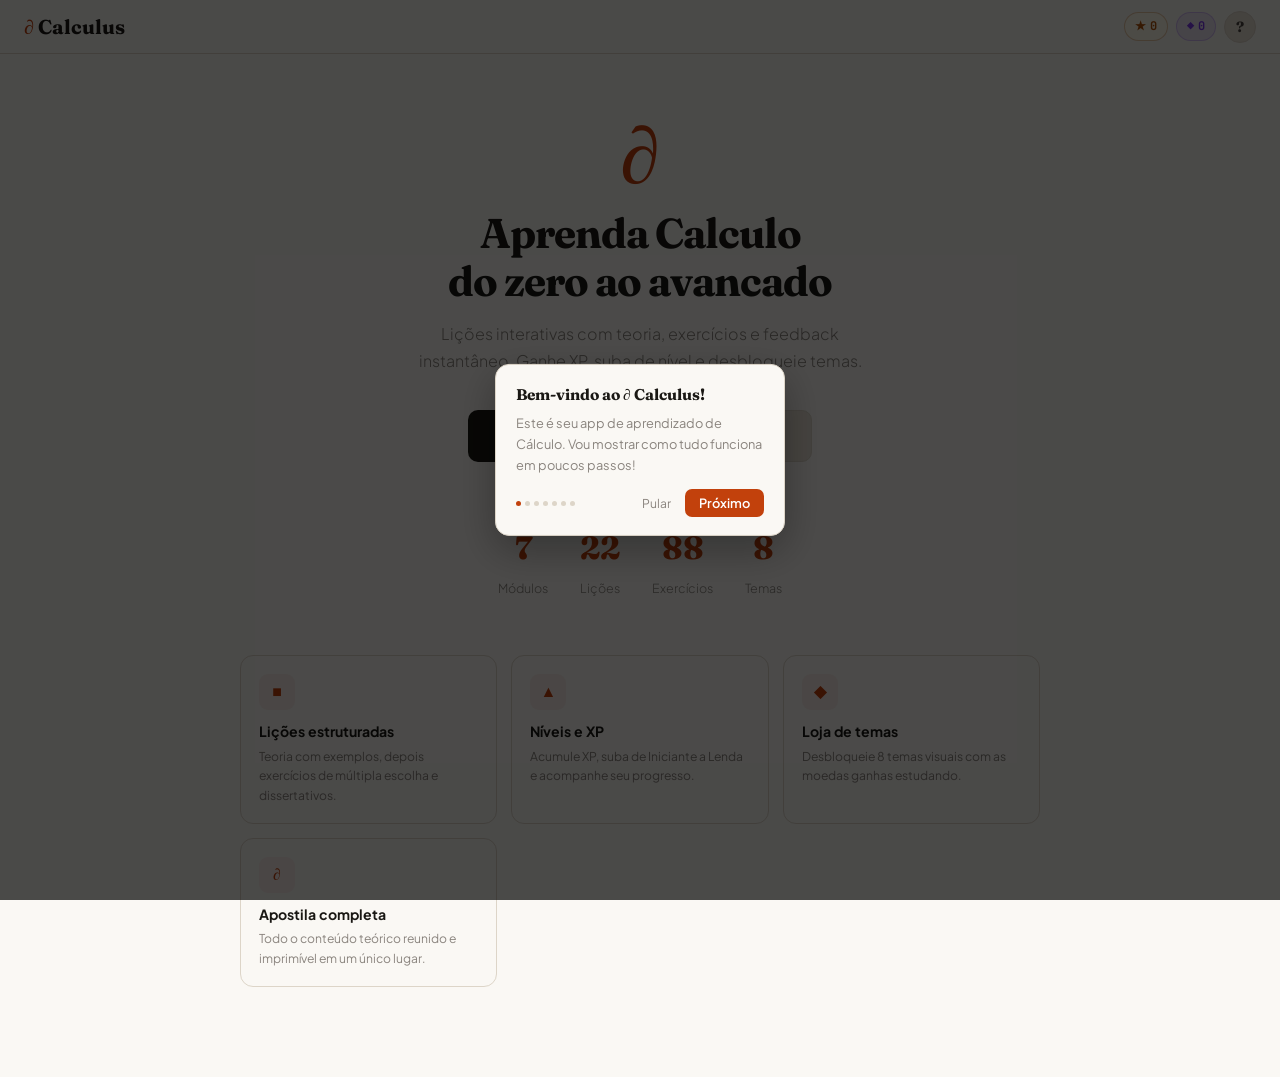
<file: index.html>
<!DOCTYPE html>
<html lang="pt-BR" data-base="light">
<head>
<meta charset="UTF-8">
<meta name="viewport" content="width=device-width, initial-scale=1.0, viewport-fit=cover">
<title>∂ Calculus — Aprenda Calculo</title>
<link rel="preconnect" href="https://fonts.googleapis.com">
<link href="https://fonts.googleapis.com/css2?family=Fraunces:ital,opsz,wght@0,9..144,300;0,9..144,600;0,9..144,700;1,9..144,300&family=JetBrains+Mono:wght@400;500;700&family=Plus+Jakarta+Sans:wght@300;400;500;600&display=swap" rel="stylesheet">
<link rel="stylesheet" href="css/shared.css">
<style>
/* ── INDEX-SPECIFIC ── */
.hero {
  display: flex;
  flex-direction: column;
  align-items: center;
  justify-content: center;
  text-align: center;
  padding: 60px 24px 40px;
  min-height: calc(100vh - 54px);
}
.hero-symbol {
  font-family: 'Fraunces', serif;
  font-size: 5rem;
  font-weight: 700;
  color: var(--accent);
  font-style: italic;
  line-height: 1;
  margin-bottom: 16px;
  animation: fadeUp 0.5s ease;
}
.hero-title {
  font-family: 'Fraunces', serif;
  font-size: 2.6rem;
  font-weight: 700;
  letter-spacing: -1px;
  line-height: 1.15;
  margin-bottom: 14px;
  animation: fadeUp 0.55s ease;
}
.hero-sub {
  font-size: 1rem;
  color: var(--ink3);
  max-width: 480px;
  line-height: 1.7;
  margin-bottom: 36px;
  font-weight: 300;
  animation: fadeUp 0.6s ease;
}

.hero-actions {
  display: flex;
  gap: 10px;
  flex-wrap: wrap;
  justify-content: center;
  animation: fadeUp 0.65s ease;
  margin-bottom: 60px;
}
.btn-hero {
  padding: 13px 32px;
  border-radius: 10px;
  font-size: 0.95rem;
  font-weight: 700;
  border: none;
  cursor: pointer;
  font-family: 'Plus Jakarta Sans', sans-serif;
  transition: all 0.18s;
  text-decoration: none;
  display: inline-flex;
  align-items: center;
  gap: 7px;
}
.btn-hero-primary {
  background: var(--ink);
  color: var(--paper);
}
.btn-hero-primary:hover { opacity: 0.86; transform: translateY(-1px); }
.btn-hero-secondary {
  background: var(--paper3);
  color: var(--ink2);
  border: 1.5px solid var(--line);
}
.btn-hero-secondary:hover { background: var(--line); }

/* Stats strip */
.stats-strip {
  display: flex;
  gap: 32px;
  justify-content: center;
  flex-wrap: wrap;
  margin-bottom: 56px;
  animation: fadeUp 0.7s ease;
}
.stat-chip { text-align: center; }
.stat-chip .val {
  font-family: 'Fraunces', serif;
  font-size: 2rem;
  font-weight: 700;
  color: var(--accent);
  display: block;
}
.stat-chip .lbl { font-size: 0.78rem; color: var(--ink3); font-weight: 300; }

/* Features */
.features {
  display: grid;
  grid-template-columns: repeat(auto-fit, minmax(200px, 1fr));
  gap: 14px;
  max-width: 800px;
  width: 100%;
  margin-bottom: 50px;
  animation: fadeUp 0.75s ease;
}
.feature-card {
  background: var(--card-bg);
  border: 1px solid var(--line);
  border-radius: 13px;
  padding: 18px;
  text-align: left;
}
.feature-icon {
  width: 36px; height: 36px;
  border-radius: 9px;
  background: var(--accent-bg);
  display: flex; align-items: center; justify-content: center;
  margin-bottom: 10px;
  font-family: 'Fraunces', serif;
  font-weight: 700;
  color: var(--accent);
  font-size: 1rem;
}
.feature-title { font-weight: 700; font-size: 0.88rem; margin-bottom: 4px; }
.feature-desc  { font-size: 0.76rem; color: var(--ink3); line-height: 1.6; }

/* Progress resume card */
.resume-card {
  max-width: 480px;
  width: 100%;
  background: var(--card-bg);
  border: 1px solid var(--line);
  border-radius: 14px;
  padding: 20px 22px;
  margin-bottom: 32px;
  text-align: left;
  animation: fadeUp 0.5s ease;
}
.resume-label { font-size: 0.68rem; text-transform: uppercase; letter-spacing: 1.5px; color: var(--ink3); margin-bottom: 10px; font-weight: 600; }
.resume-row { display: grid; grid-template-columns: repeat(3, 1fr); gap: 10px; margin-bottom: 14px; }
.resume-stat .rv { font-family: 'Fraunces', serif; font-size: 1.4rem; font-weight: 700; display: block; }
.resume-stat .rl { font-size: 0.66rem; color: var(--ink3); text-transform: uppercase; letter-spacing: 0.6px; }
.resume-stat .c-orange { color: var(--accent); }
.resume-stat .c-purple { color: #7c3aed; }
.resume-stat .c-blue   { color: var(--accent2); }
.resume-level-row { display: flex; align-items: center; gap: 10px; }
.resume-level-bar { flex: 1; height: 5px; background: var(--paper3); border-radius: 100px; overflow: hidden; }
.resume-level-fill { height: 100%; background: var(--accent); border-radius: 100px; }
.resume-level-name { font-size: 0.78rem; font-weight: 600; color: var(--accent); white-space: nowrap; }

@media (max-width: 600px) {
  .hero-symbol { font-size: 3.8rem; }
  .hero-title  { font-size: 2rem; }
  .stats-strip { gap: 22px; }
  .features    { grid-template-columns: 1fr 1fr; }
  .hero        { padding: 40px 18px 30px; min-height: calc(100vh - 50px - 58px); }
}
@media (max-width: 380px) {
  .features { grid-template-columns: 1fr; }
  .hero-actions { flex-direction: column; align-items: stretch; }
  .btn-hero { justify-content: center; }
}
</style>
</head>
<body>

<!-- TOPBAR -->
<div class="topbar">
  <div class="topbar-left">
    <span class="brand-link"><span class="sym">∂</span> Calculus</span>
  </div>
  <div class="topbar-right">
    <div class="pill pill-xp">&#9733; <span id="xp-val">0</span></div>
    <div class="pill pill-coin" onclick="location.href='store.html'" title="Loja">&#9670; <span id="coin-val">0</span></div>
    <button class="icon-btn" id="tut-btn" onclick="startTutorial()" title="Tutorial">?</button>
  </div>
</div>

<!-- BOTTOM NAV -->
<nav class="bottom-nav" aria-label="Navegacao principal">
  <div class="bottom-nav-inner">
    <button class="bnav-item active" onclick="location.href='index.html'">
      <svg viewBox="0 0 24 24" fill="none" stroke="currentColor" stroke-width="2" stroke-linecap="round" stroke-linejoin="round"><path d="M3 9l9-7 9 7v11a2 2 0 0 1-2 2H5a2 2 0 0 1-2-2z"/><polyline points="9 22 9 12 15 12 15 22"/></svg>
      Inicio
    </button>
    <button class="bnav-item" onclick="location.href='course.html'">
      <svg viewBox="0 0 24 24" fill="none" stroke="currentColor" stroke-width="2" stroke-linecap="round" stroke-linejoin="round"><path d="M2 3h6a4 4 0 0 1 4 4v14a3 3 0 0 0-3-3H2z"/><path d="M22 3h-6a4 4 0 0 0-4 4v14a3 3 0 0 1 3-3h7z"/></svg>
      Curso
    </button>
    <button class="bnav-item" onclick="location.href='apostila.html'">
      <svg viewBox="0 0 24 24" fill="none" stroke="currentColor" stroke-width="2" stroke-linecap="round" stroke-linejoin="round"><path d="M14 2H6a2 2 0 0 0-2 2v16a2 2 0 0 0 2 2h12a2 2 0 0 0 2-2V8z"/><polyline points="14 2 14 8 20 8"/><line x1="16" y1="13" x2="8" y2="13"/><line x1="16" y1="17" x2="8" y2="17"/><polyline points="10 9 9 9 8 9"/></svg>
      Apostila
    </button>
    <button class="bnav-item" onclick="location.href='store.html'">
      <svg viewBox="0 0 24 24" fill="none" stroke="currentColor" stroke-width="2" stroke-linecap="round" stroke-linejoin="round"><circle cx="9" cy="21" r="1"/><circle cx="20" cy="21" r="1"/><path d="M1 1h4l2.68 13.39a2 2 0 0 0 2 1.61h9.72a2 2 0 0 0 2-1.61L23 6H6"/></svg>
      Loja
    </button>
  </div>
</nav>

<!-- MAIN HERO -->
<main>
  <div class="hero" id="hero">

    <!-- Resume card (shown if user has progress) -->
    <div class="resume-card" id="resume-card" style="display:none">
      <div class="resume-label">Continuar de onde parou</div>
      <div class="resume-row">
        <div class="resume-stat"><span class="rv c-orange" id="res-xp">0</span><span class="rl">XP Total</span></div>
        <div class="resume-stat"><span class="rv c-purple" id="res-coins">0</span><span class="rl">Moedas</span></div>
        <div class="resume-stat"><span class="rv c-blue" id="res-lessons">0</span><span class="rl">Lições</span></div>
      </div>
      <div class="resume-level-row">
        <span class="resume-level-name" id="res-level">Iniciante</span>
        <div class="resume-level-bar"><div class="resume-level-fill" id="res-level-bar"></div></div>
      </div>
    </div>

    <div class="hero-symbol">&#8706;</div>
    <h1 class="hero-title">Aprenda Calculo<br>do zero ao avancado</h1>
    <p class="hero-sub">Lições interativas com teoria, exercícios e feedback instantâneo. Ganhe XP, suba de nível e desbloqueie temas.</p>

    <div class="hero-actions">
      <a href="course.html" class="btn-hero btn-hero-primary" id="cta-btn">Começar agora</a>
      <a href="apostila.html" class="btn-hero btn-hero-secondary">Ver apostila</a>
    </div>

    <div class="stats-strip">
      <div class="stat-chip"><span class="val">7</span><span class="lbl">Módulos</span></div>
      <div class="stat-chip"><span class="val">22</span><span class="lbl">Lições</span></div>
      <div class="stat-chip"><span class="val">88</span><span class="lbl">Exercícios</span></div>
      <div class="stat-chip"><span class="val">8</span><span class="lbl">Temas</span></div>
    </div>

    <div class="features">
      <div class="feature-card">
        <div class="feature-icon">&#9632;</div>
        <div class="feature-title">Lições estruturadas</div>
        <div class="feature-desc">Teoria com exemplos, depois exercícios de múltipla escolha e dissertativos.</div>
      </div>
      <div class="feature-card">
        <div class="feature-icon">&#9650;</div>
        <div class="feature-title">Níveis e XP</div>
        <div class="feature-desc">Acumule XP, suba de Iniciante a Lenda e acompanhe seu progresso.</div>
      </div>
      <div class="feature-card">
        <div class="feature-icon">&#9670;</div>
        <div class="feature-title">Loja de temas</div>
        <div class="feature-desc">Desbloqueie 8 temas visuais com as moedas ganhas estudando.</div>
      </div>
      <div class="feature-card">
        <div class="feature-icon">&#8706;</div>
        <div class="feature-title">Apostila completa</div>
        <div class="feature-desc">Todo o conteúdo teórico reunido e imprimível em um único lugar.</div>
      </div>
    </div>

  </div>
</main>

<!-- TOAST -->
<div class="toast" id="toast"><span id="toast-icon"></span><span id="toast-text"></span></div>

<!-- TUTORIAL OVERLAY -->
<div class="tut-overlay" id="tut-overlay">
  <div class="tut-backdrop" id="tut-backdrop"></div>
  <div class="tut-spotlight" id="tut-spotlight"></div>
  <div class="tut-card" id="tut-card">
    <h4 id="tut-title"></h4>
    <p  id="tut-text"></p>
    <div class="tut-footer">
      <div class="tut-dots" id="tut-dots"></div>
      <div class="tut-actions">
        <button class="tut-skip" onclick="endTutorial()">Pular</button>
        <button class="tut-next" id="tut-next" onclick="nextTutStep()">Proximo</button>
      </div>
    </div>
  </div>
</div>

<script src="js/shared.js"></script>
<script>
// ── STATE INIT ──────────────────────────
let STATE = loadState();
if (STATE.activeTheme) applyTheme(STATE.activeTheme);

function refreshTopbar() {
  document.getElementById('xp-val').textContent   = STATE.xp;
  document.getElementById('coin-val').textContent = STATE.coins || 0;
}

function refreshResume() {
  const done = Object.keys(STATE.completedLessons).length;
  if (done > 0 || STATE.xp > 0) {
    document.getElementById('resume-card').style.display = 'block';
    document.getElementById('cta-btn').textContent = 'Continuar curso';
    document.getElementById('res-xp').textContent      = STATE.xp;
    document.getElementById('res-coins').textContent   = STATE.coins || 0;
    document.getElementById('res-lessons').textContent = done;
    const li = getLevelInfo(STATE.xp);
    document.getElementById('res-level').textContent   = li.name + ' Nv.' + li.level;
    document.getElementById('res-level-bar').style.width = li.pct + '%';
  }
}

refreshTopbar();
refreshResume();

// ── TUTORIAL ────────────────────────────
const TUT_STEPS = [
  {
    title: 'Bem-vindo ao ∂ Calculus!',
    text: 'Este é seu app de aprendizado de Cálculo. Vou mostrar como tudo funciona em poucos passos!',
    target: null
  },
  {
    title: 'Barra de navegação',
    text: 'No topo ficam seu XP e suas moedas. No mobile, use o menu abaixo para navegar entre as páginas.',
    target: '.topbar-right'
  },
  {
    title: 'Navegação mobile',
    text: 'Esta barra fica sempre visível no celular. Use-a para ir ao Curso, Apostila e Loja rapidamente.',
    target: '.bottom-nav'
  },
  {
    title: 'Comece pelo Curso',
    text: 'Acesse "Curso" para ver as lições de Cálculo. Complete-as em ordem para desbloquear novos tópicos.',
    target: '#cta-btn'
  },
  {
    title: 'Apostila',
    text: 'Toda a teoria do curso reunida em um so lugar. Pode ser impressa ou salva como PDF.',
    target: 'a[href="apostila.html"]'
  },
  {
    title: 'Loja de Temas',
    text: 'Use as moedas ganhas estudando para comprar temas visuais. Clique nas moedas no topo para acessar.',
    target: '.pill-coin'
  },
  {
    title: 'Tudo pronto!',
    text: 'Agora é só estudar. Cada lição tem teoria, exemplos e exercícios. Bons estudos!',
    target: null
  }
];

let tutIdx = 0;

function startTutorial() {
  tutIdx = 0;
  document.getElementById('tut-overlay').classList.add('active');
  document.body.style.overflow = 'hidden';
  renderTutStep();
}

function renderTutStep() {
  const s = TUT_STEPS[tutIdx];
  document.getElementById('tut-title').textContent = s.title;
  document.getElementById('tut-text').textContent  = s.text;
  document.getElementById('tut-next').textContent  = tutIdx < TUT_STEPS.length - 1 ? 'Próximo' : 'Começar!';

  // dots
  document.getElementById('tut-dots').innerHTML = TUT_STEPS.map((_, i) =>
    `<div class="tut-dot${i===tutIdx?' on':''}"></div>`).join('');

  const spot = document.getElementById('tut-spotlight');
  const card = document.getElementById('tut-card');

  if (!s.target) {
    spot.style.display = 'none';
    card.style.cssText = 'left:50%;top:50%;transform:translate(-50%,-50%);position:absolute;';
    return;
  }

  const el = document.querySelector(s.target);
  if (!el) {
    spot.style.display = 'none';
    card.style.cssText = 'left:50%;top:50%;transform:translate(-50%,-50%);position:absolute;';
    return;
  }

  const r   = el.getBoundingClientRect();
  const pad = 6;
  const vw  = window.innerWidth;
  const vh  = window.innerHeight;

  // Spotlight
  spot.style.cssText = `
    display:block;position:absolute;
    left:${r.left - pad}px; top:${r.top - pad}px;
    width:${r.width + pad*2}px; height:${r.height + pad*2}px;
  `;

  // Card placement: prefer below, then above, then right
  const cw = Math.min(290, vw - 28);
  const ch = 175;
  let cx, cy;

  if (r.bottom + 12 + ch < vh) {
    // below
    cx = Math.max(14, Math.min(r.left, vw - cw - 14));
    cy = r.bottom + 12;
  } else if (r.top - 12 - ch > 0) {
    // above
    cx = Math.max(14, Math.min(r.left, vw - cw - 14));
    cy = r.top - ch - 12;
  } else if (r.right + 12 + cw < vw) {
    // right
    cx = r.right + 12;
    cy = Math.max(14, Math.min(r.top, vh - ch - 14));
  } else {
    // left
    cx = Math.max(14, r.left - cw - 12);
    cy = Math.max(14, Math.min(r.top, vh - ch - 14));
  }

  card.style.cssText = `position:absolute;left:${cx}px;top:${cy}px;width:${cw}px;`;
}

function nextTutStep() {
  tutIdx++;
  if (tutIdx >= TUT_STEPS.length) { endTutorial(); return; }
  renderTutStep();
}

function endTutorial() {
  document.getElementById('tut-overlay').classList.remove('active');
  document.body.style.overflow = '';
  STATE.tutorialDone = true;
  saveState(STATE);
}

// Auto-start tutorial on first visit
if (!STATE.tutorialDone) {
  setTimeout(startTutorial, 700);
}
</script>
</body>
</html>
</file>
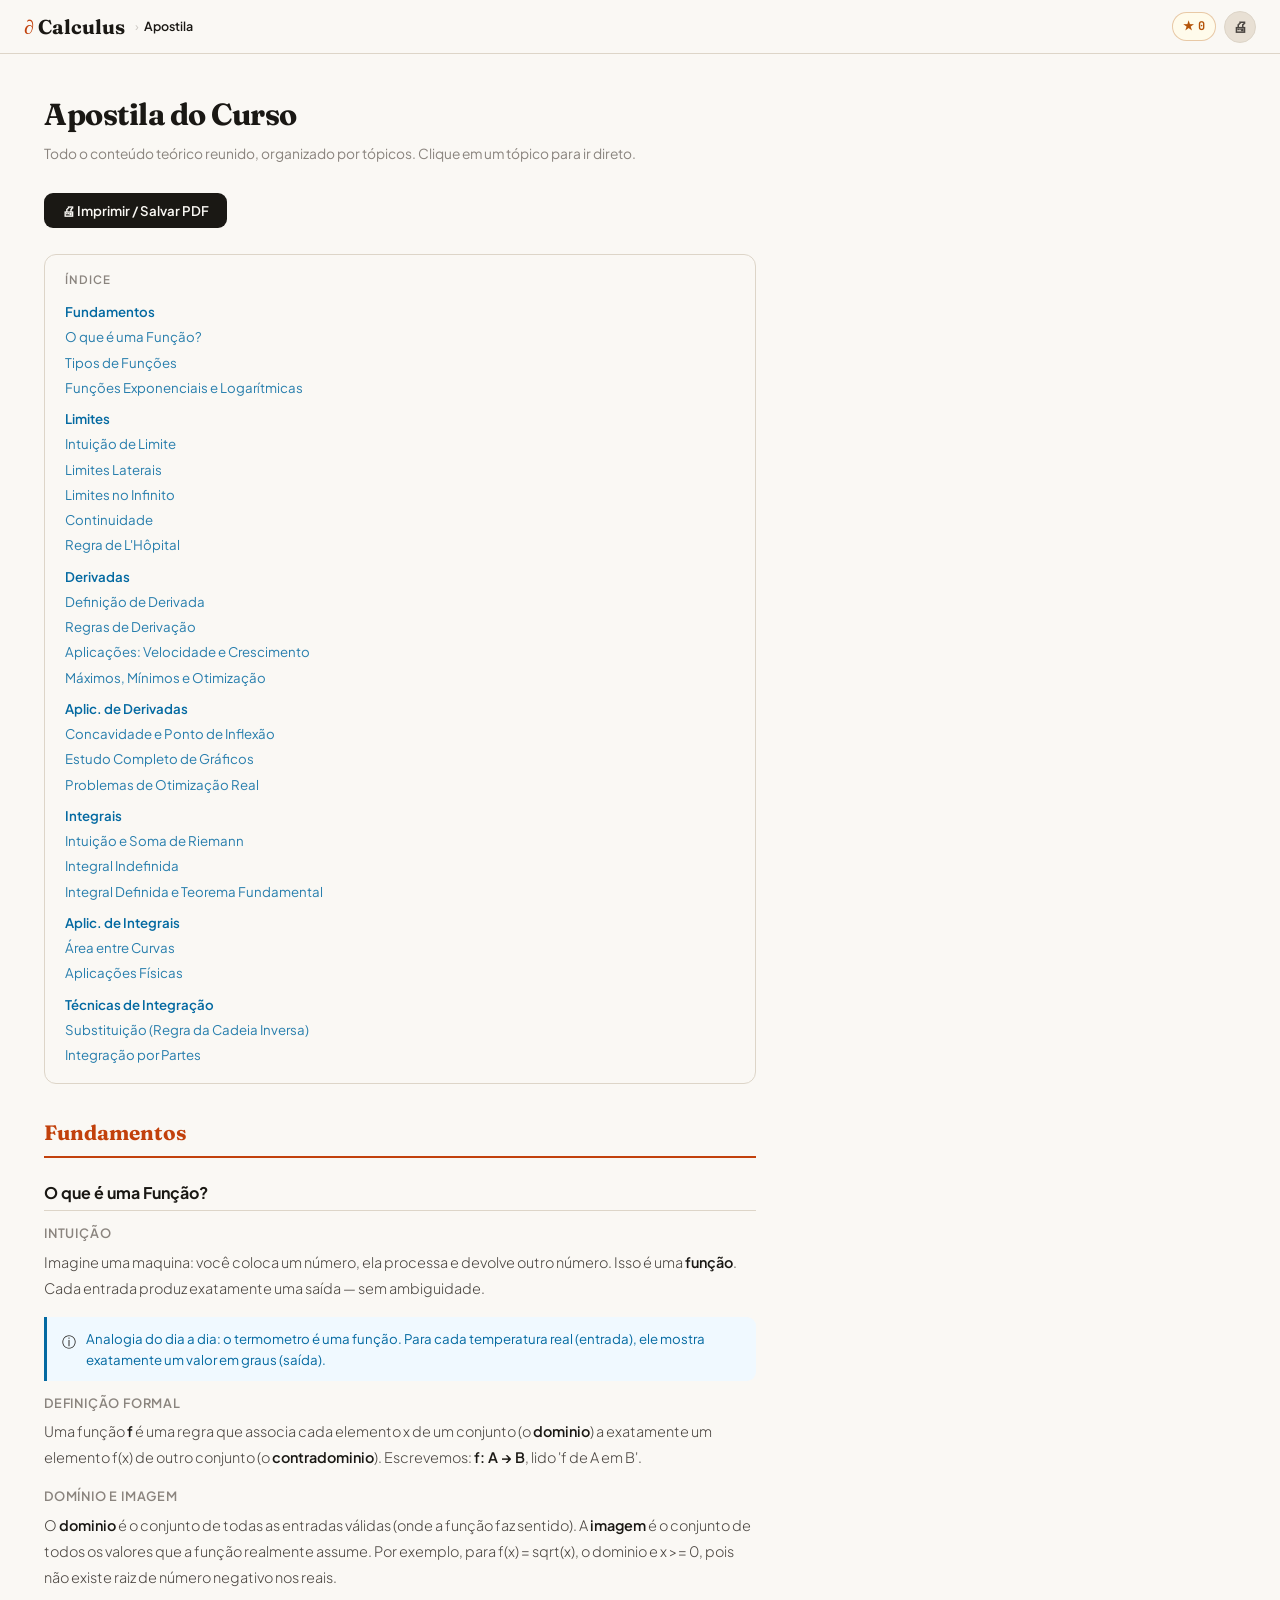
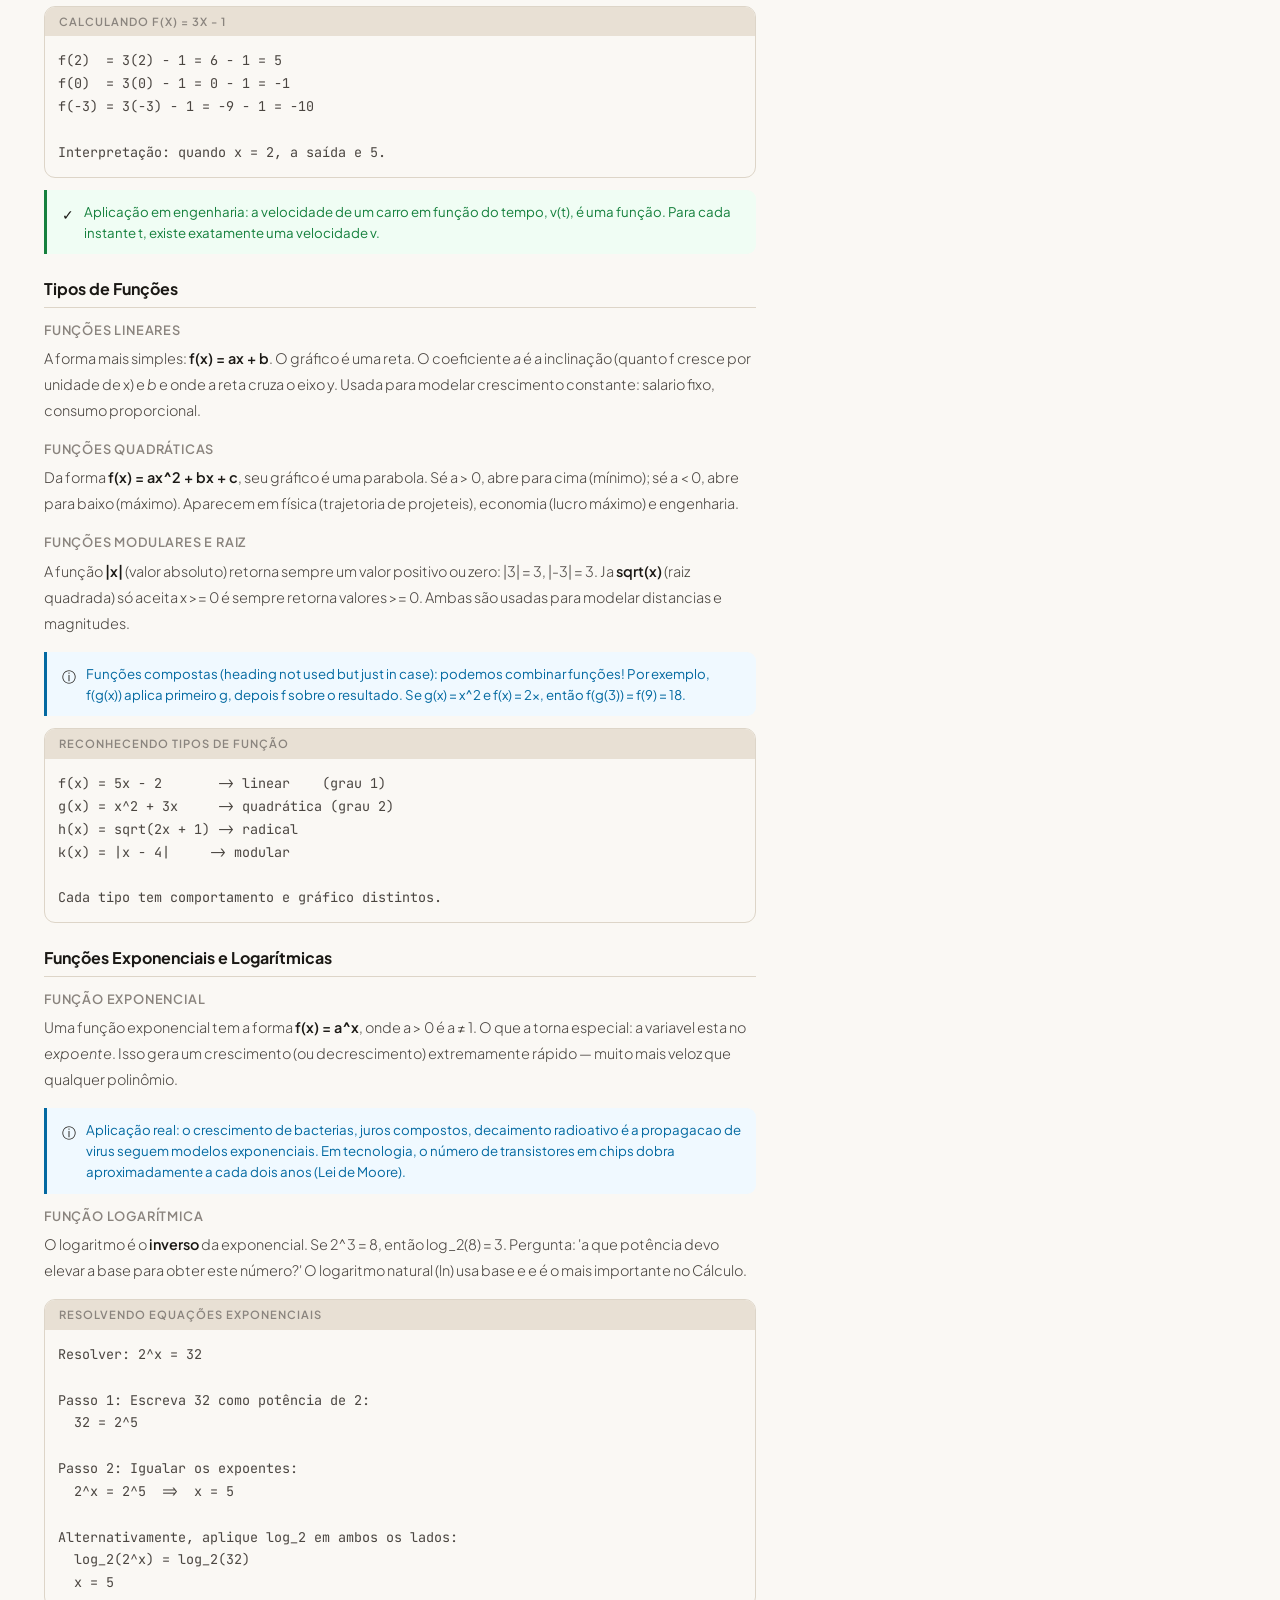
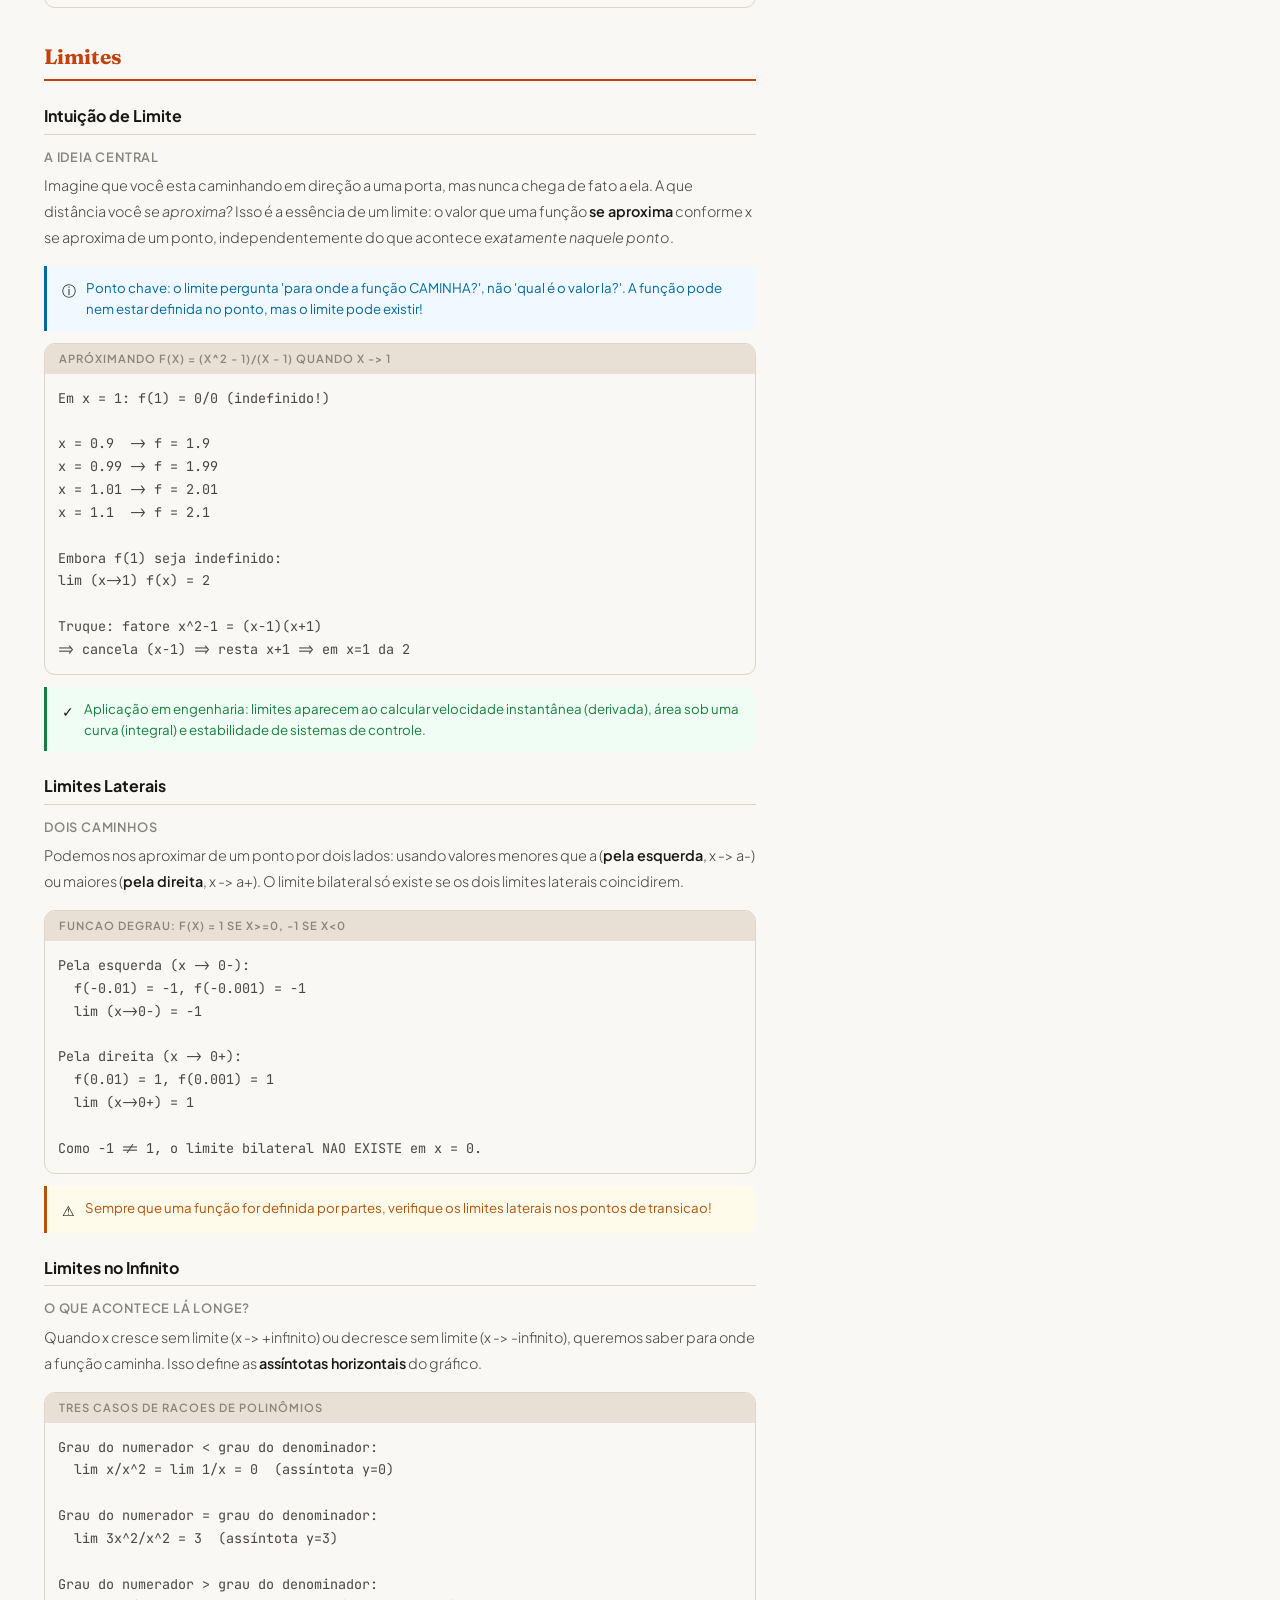
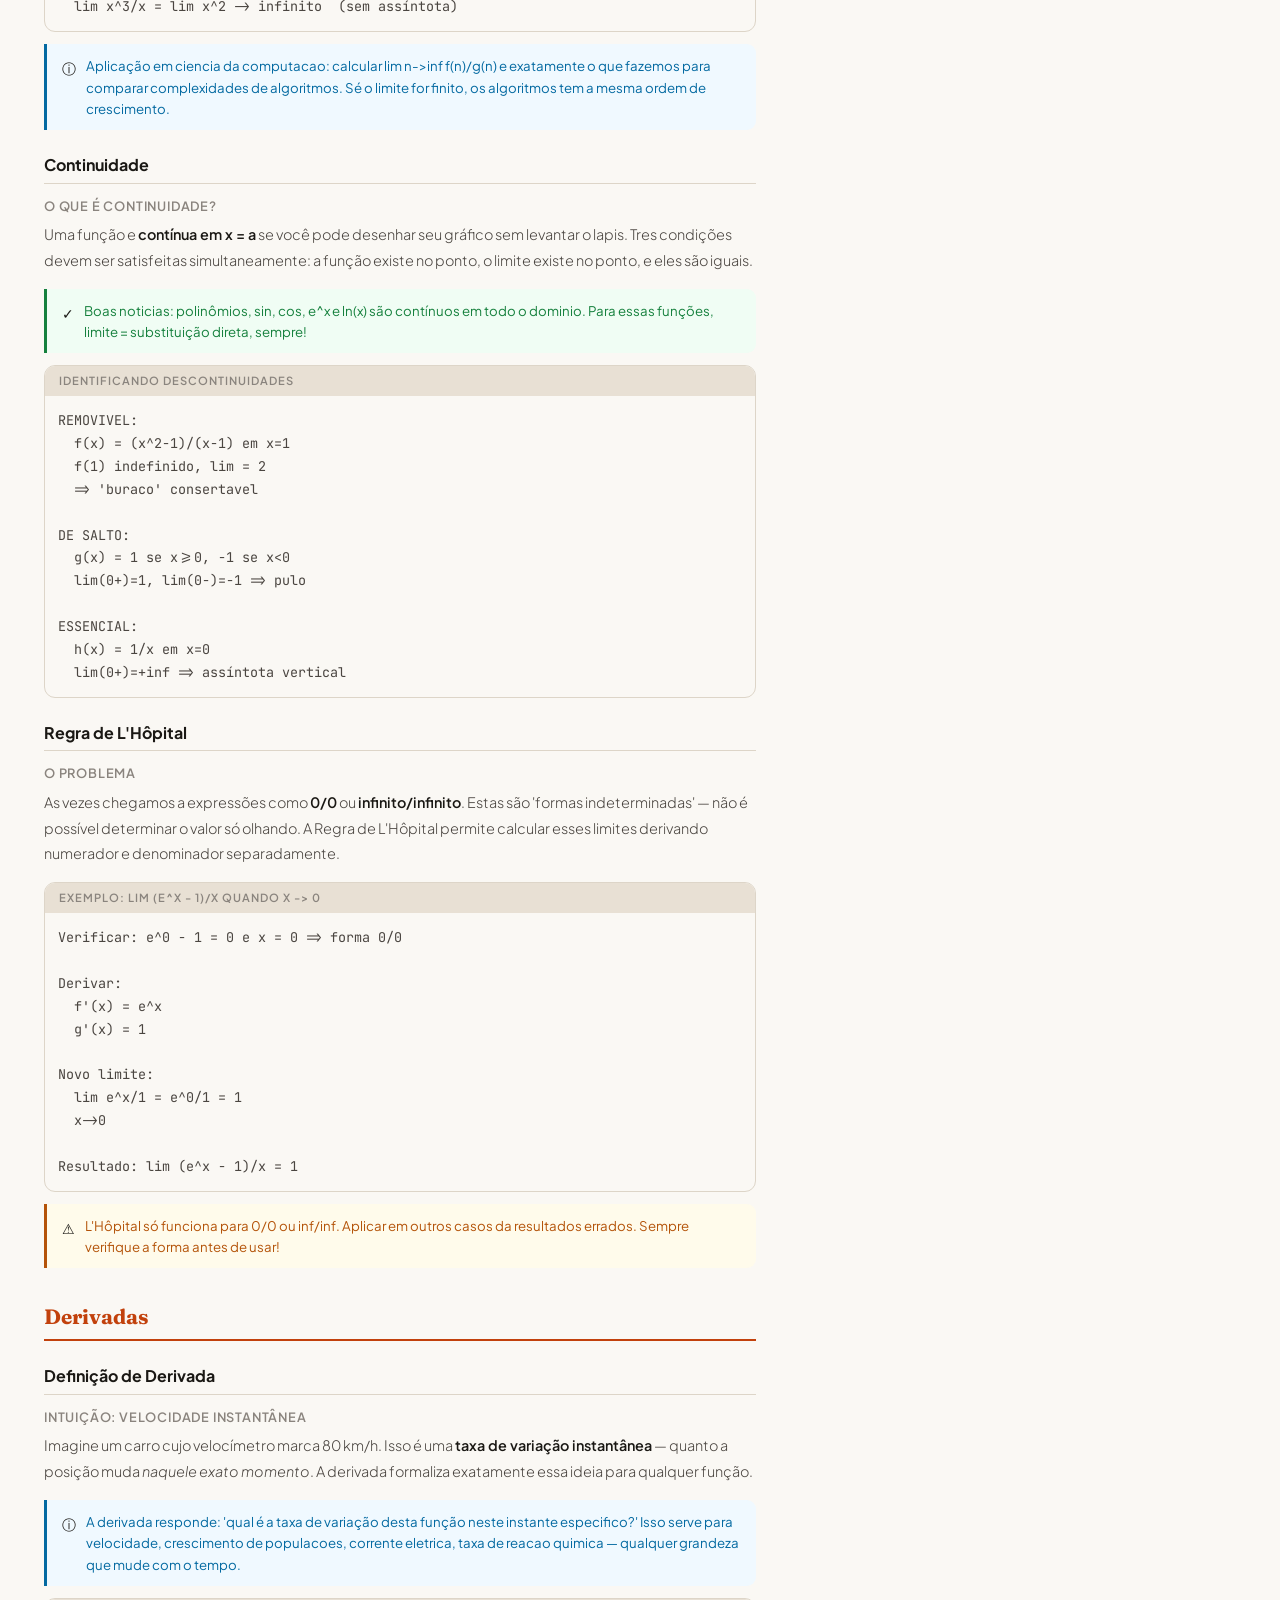
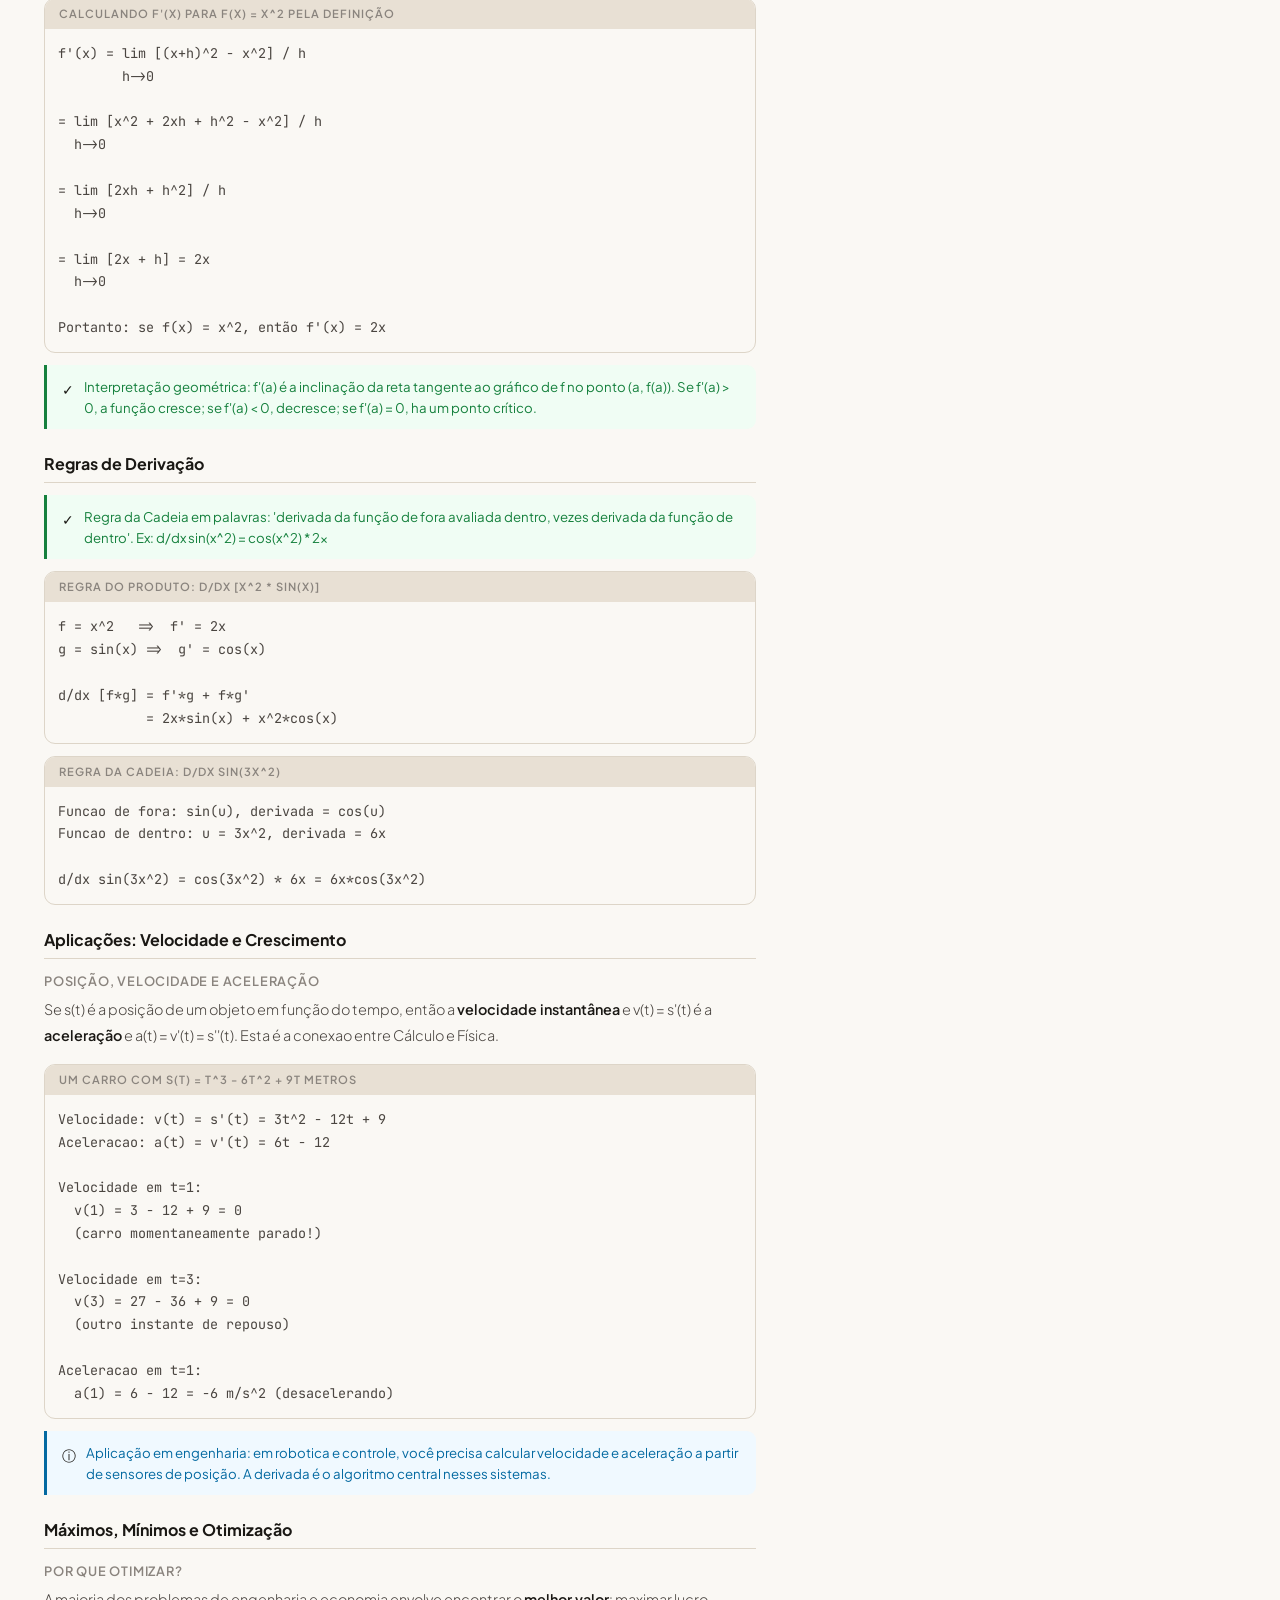
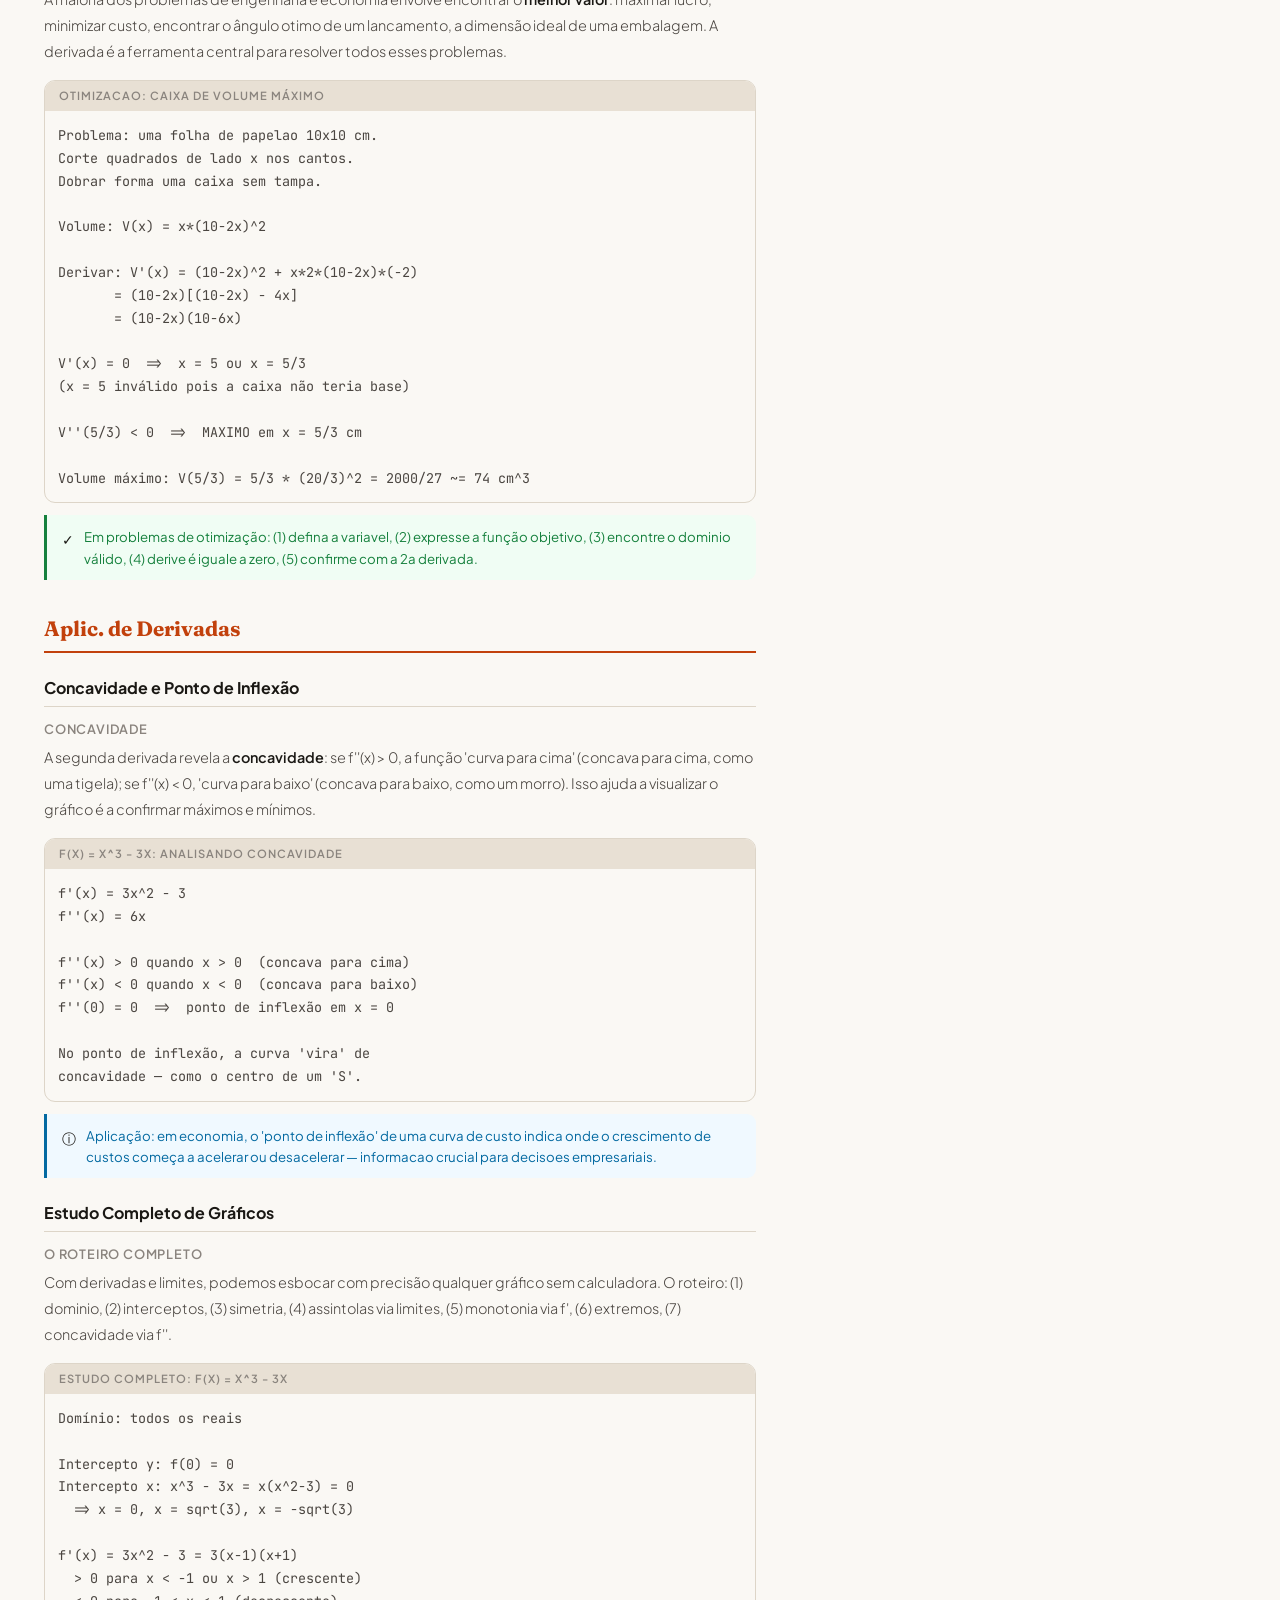
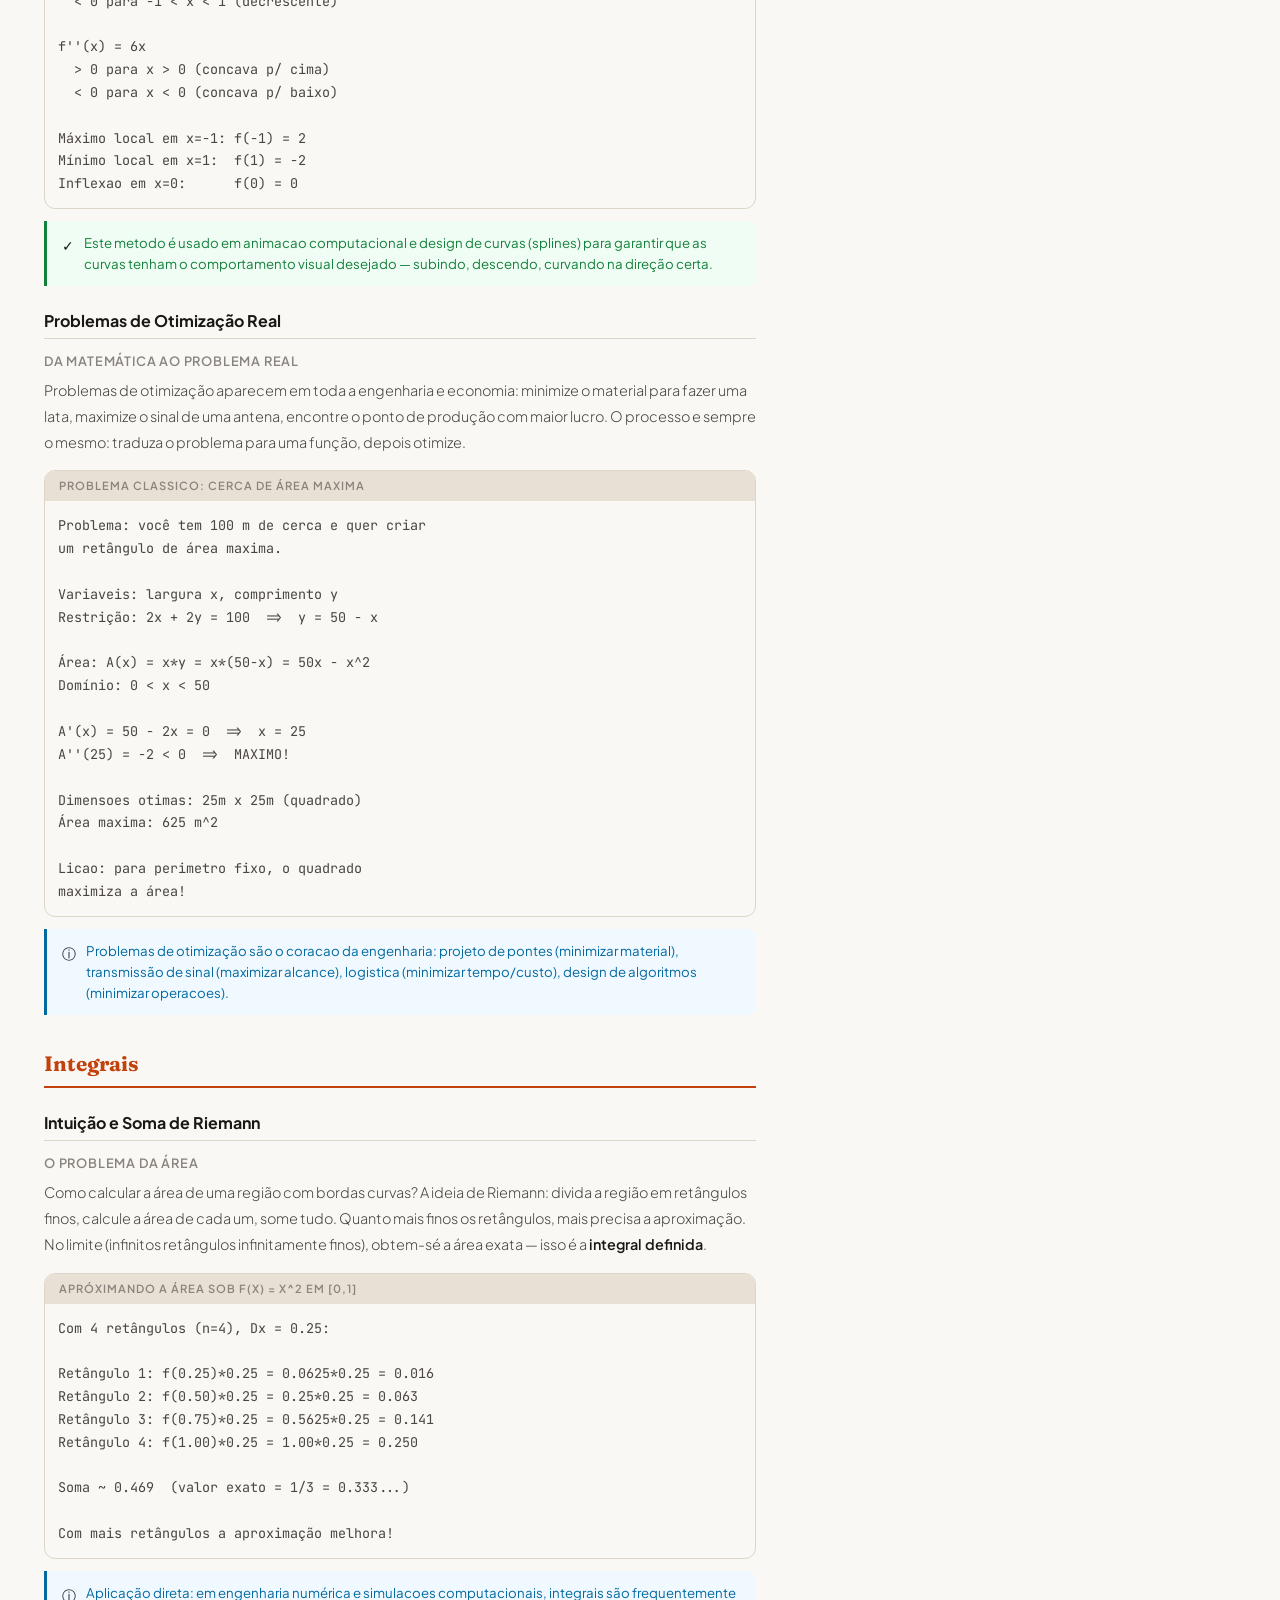
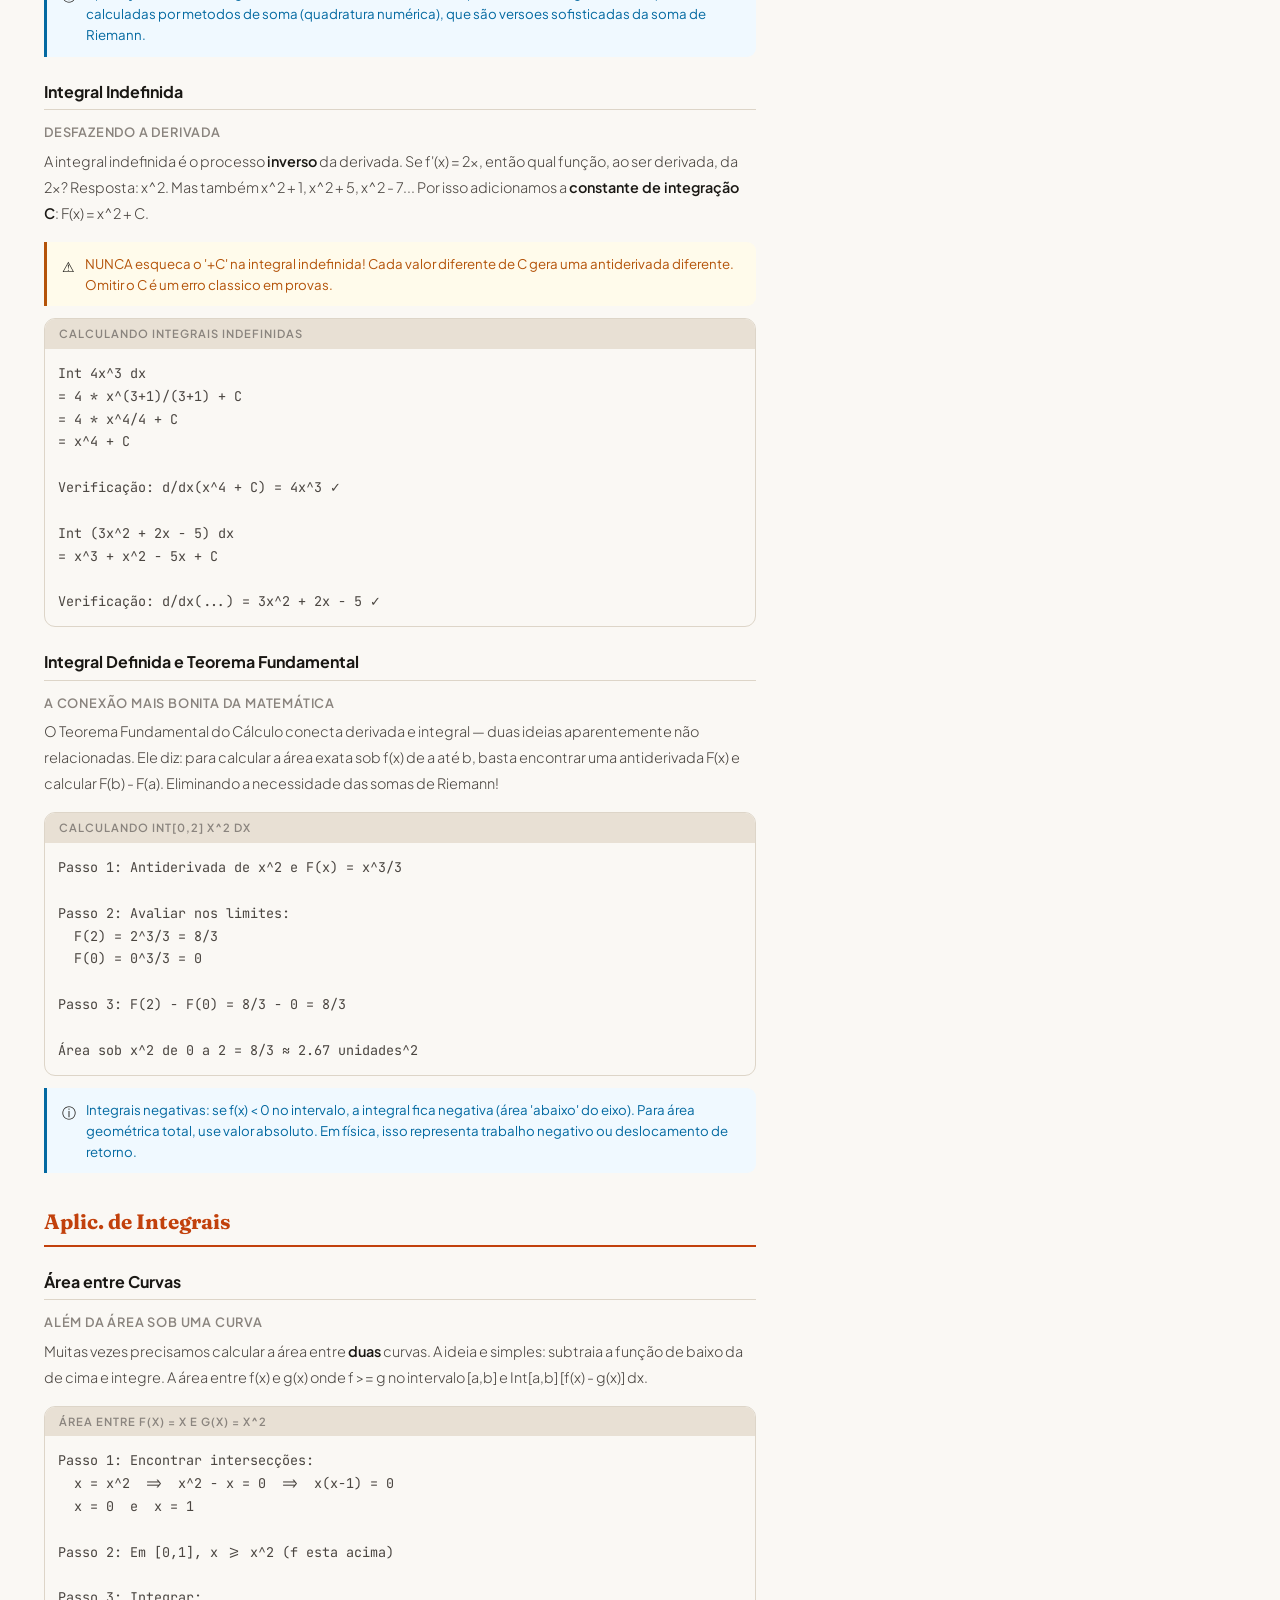
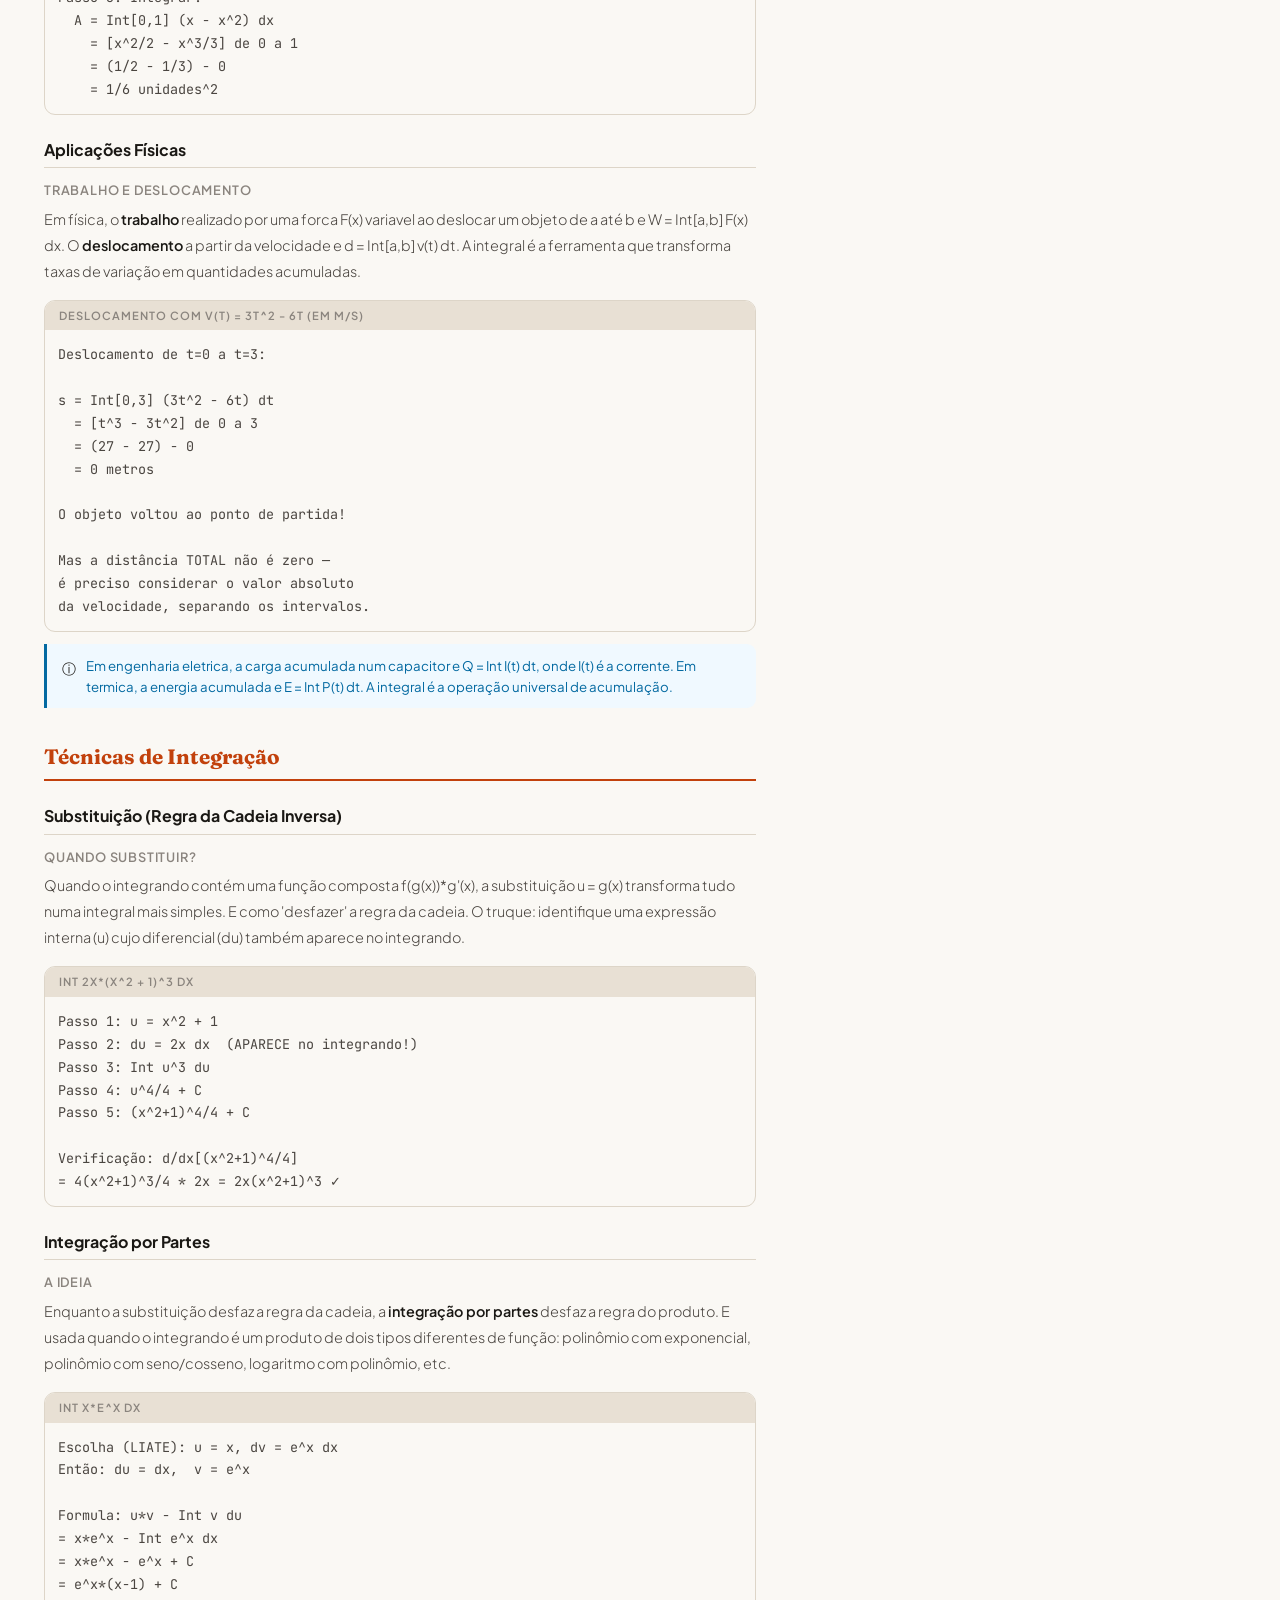
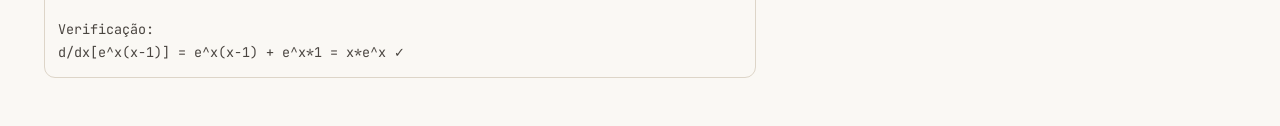
<file: apostila.html>
<!DOCTYPE html>
<html lang="pt-BR" data-base="light">
<head>
<meta charset="UTF-8">
<meta name="viewport" content="width=device-width, initial-scale=1.0, viewport-fit=cover">
<title>Apostila — ∂ Calculus</title>
<link rel="preconnect" href="https://fonts.googleapis.com">
<link href="https://fonts.googleapis.com/css2?family=Fraunces:ital,opsz,wght@0,9..144,300;0,9..144,600;0,9..144,700;1,9..144,300&family=JetBrains+Mono:wght@400;500;700&family=Plus+Jakarta+Sans:wght@300;400;500;600&display=swap" rel="stylesheet">
<link rel="stylesheet" href="css/shared.css">
<style>
.apostila-wrap { padding: 36px 44px; max-width: 800px; }

.print-btn {
  display: inline-flex; align-items: center; gap: 7px;
  background: var(--ink); color: var(--paper);
  border: none; border-radius: 9px; padding: 9px 18px;
  font-size: 0.83rem; font-weight: 600; cursor: pointer;
  font-family: 'Plus Jakarta Sans', sans-serif;
  transition: opacity 0.15s; margin-bottom: 26px;
}
.print-btn:hover { opacity: 0.85; }

.toc {
  background: var(--card-bg); border: 1px solid var(--line);
  border-radius: 12px; padding: 16px 20px; margin-bottom: 28px;
}
.toc-title { font-size: 0.72rem; text-transform: uppercase; letter-spacing: 1px; color: var(--ink3); font-weight: 600; margin-bottom: 10px; }
.toc a { display: block; font-size: 0.83rem; color: var(--accent2); text-decoration: none; padding: 2px 0; }
.toc a:hover { text-decoration: underline; }
.toc-unit { font-weight: 600; margin-top: 6px; }
.toc-lesson { padding-left: 14px; opacity: 0.85; }

.ap-unit-title {
  font-family: 'Fraunces', serif; font-size: 1.3rem; font-weight: 700;
  margin: 32px 0 4px; color: var(--accent);
  display: flex; align-items: center; gap: 8px;
  border-bottom: 2px solid var(--accent); padding-bottom: 6px;
}
.ap-lesson-title {
  font-size: 1rem; font-weight: 700; margin: 22px 0 12px;
  color: var(--ink); padding-bottom: 5px;
  border-bottom: 1px solid var(--line);
}
.ap-block { margin-bottom: 15px; }
.ap-block h3 { font-size: 0.8rem; font-weight: 600; color: var(--ink3); text-transform: uppercase; letter-spacing: 0.8px; margin-bottom: 6px; }
.ap-block p  { font-size: 0.9rem; color: var(--ink2); line-height: 1.8; font-weight: 300; }
.ap-block p strong { font-weight: 600; color: var(--ink); }

@media (max-width: 768px) {
  .apostila-wrap { padding: 18px 14px; }
}

@media print {
  .topbar, .bottom-nav, .print-btn { display: none !important; }
  .apostila-wrap { padding: 0; max-width: 100%; }
  body { padding-bottom: 0 !important; }
}
</style>
</head>
<body>

<!-- TOPBAR -->
<div class="topbar">
  <div class="topbar-left">
    <a href="index.html" class="brand-link"><span class="sym">&#8706;</span> Calculus</a>
    <div class="topbar-breadcrumb">
      <span class="crumb-sep">&#8250;</span>
      <span class="crumb-active">Apostila</span>
    </div>
  </div>
  <div class="topbar-right">
    <div class="pill pill-xp">&#9733; <span id="xp-val">0</span></div>
    <button class="icon-btn" onclick="window.print()" title="Imprimir">&#128424;</button>
  </div>
</div>

<!-- BOTTOM NAV -->
<nav class="bottom-nav" aria-label="Navegacao principal">
  <div class="bottom-nav-inner">
    <button class="bnav-item" onclick="location.href='index.html'">
      <svg viewBox="0 0 24 24" fill="none" stroke="currentColor" stroke-width="2" stroke-linecap="round" stroke-linejoin="round"><path d="M3 9l9-7 9 7v11a2 2 0 0 1-2 2H5a2 2 0 0 1-2-2z"/><polyline points="9 22 9 12 15 12 15 22"/></svg>
      Inicio
    </button>
    <button class="bnav-item" onclick="location.href='course.html'">
      <svg viewBox="0 0 24 24" fill="none" stroke="currentColor" stroke-width="2" stroke-linecap="round" stroke-linejoin="round"><path d="M2 3h6a4 4 0 0 1 4 4v14a3 3 0 0 0-3-3H2z"/><path d="M22 3h-6a4 4 0 0 0-4 4v14a3 3 0 0 1 3-3h7z"/></svg>
      Curso
    </button>
    <button class="bnav-item active" onclick="location.href='apostila.html'">
      <svg viewBox="0 0 24 24" fill="none" stroke="currentColor" stroke-width="2" stroke-linecap="round" stroke-linejoin="round"><path d="M14 2H6a2 2 0 0 0-2 2v16a2 2 0 0 0 2 2h12a2 2 0 0 0 2-2V8z"/><polyline points="14 2 14 8 20 8"/><line x1="16" y1="13" x2="8" y2="13"/><line x1="16" y1="17" x2="8" y2="17"/></svg>
      Apostila
    </button>
    <button class="bnav-item" onclick="location.href='store.html'">
      <svg viewBox="0 0 24 24" fill="none" stroke="currentColor" stroke-width="2" stroke-linecap="round" stroke-linejoin="round"><circle cx="9" cy="21" r="1"/><circle cx="20" cy="21" r="1"/><path d="M1 1h4l2.68 13.39a2 2 0 0 0 2 1.61h9.72a2 2 0 0 0 2-1.61L23 6H6"/></svg>
      Loja
    </button>
  </div>
</nav>

<!-- APOSTILA CONTENT -->
<main style="min-height:calc(100vh - 54px);">
  <div class="apostila-wrap">
    <h1 class="page-title">Apostila do Curso</h1>
    <p class="page-sub">Todo o conteúdo teórico reunido, organizado por tópicos. Clique em um tópico para ir direto.</p>
    <button class="print-btn" onclick="window.print()">&#128424; Imprimir / Salvar PDF</button>

    <div class="toc" id="toc">
      <div class="toc-title">Índice</div>
      <div id="toc-links"></div>
    </div>

    <div id="apostila-body"></div>
  </div>
</main>

<script src="js/shared.js"></script>
<script>
let STATE = loadState();
if (STATE.activeTheme) applyTheme(STATE.activeTheme);
document.getElementById('xp-val').textContent = STATE.xp;

async function buildApostila() {
  const CURRICULUM = await loadCurriculum();
  const tocLinks = document.getElementById('toc-links');
  const body     = document.getElementById('apostila-body');
  tocLinks.innerHTML = ''; body.innerHTML = '';

  CURRICULUM.forEach(unit => {
    const uid = 'ap-' + unit.id;

    // TOC entry
    const ua = document.createElement('a');
    ua.href = '#' + uid; ua.className = 'toc-unit';
    ua.textContent = unit.title;
    tocLinks.appendChild(ua);
    unit.lessons.forEach(les => {
      const la = document.createElement('a');
      la.href = '#ap-' + les.id; la.className = 'toc-lesson';
      la.textContent = les.title;
      tocLinks.appendChild(la);
    });

    // Unit header
    const uTitle = document.createElement('div');
    uTitle.className = 'ap-unit-title'; uTitle.id = uid;
    uTitle.textContent = unit.title;
    body.appendChild(uTitle);

    unit.lessons.forEach(les => {
      const lTitle = document.createElement('div');
      lTitle.className = 'ap-lesson-title'; lTitle.id = 'ap-' + les.id;
      lTitle.textContent = les.title;
      body.appendChild(lTitle);

      les.steps.forEach(step => {
        if (step.type !== 'theory') return;
        step.blocks.forEach(b => {
          if (b.type === 'para') {
            const wrap = document.createElement('div'); wrap.className = 'ap-block';
            if (b.heading) { const h = document.createElement('h3'); h.textContent = b.heading; wrap.appendChild(h); }
            const p = document.createElement('p'); p.innerHTML = b.text; wrap.appendChild(p);
            body.appendChild(wrap);
          } else if (b.type === 'formula') {
            const box = document.createElement('div'); box.className = 'formula-box'; box.style.margin = '10px 0'; box.textContent = b.text;
            body.appendChild(box);
          } else if (b.type === 'callout') {
            const c = document.createElement('div');
            c.className = 'callout ' + (b.kind==='warn'?'warn':b.kind==='tip'?'tip':'');
            const icon = b.kind==='warn'?'&#9888;':b.kind==='tip'?'&#10003;':'&#9432;';
            c.innerHTML = `<div class="callout-icon">${icon}</div><div class="callout-text">${b.text}</div>`;
            body.appendChild(c);
          } else if (b.type === 'example') {
            const e = document.createElement('div'); e.className = 'example-box';
            e.innerHTML = `<div class="example-hdr">${b.label}</div><div class="example-body">${escH(b.body)}</div>`;
            body.appendChild(e);
          } else if (b.type === 'image') {
            const iw = document.createElement('div'); iw.className = 'img-block';
            iw.innerHTML = `<img src="${b.src}" alt="${b.alt||''}" loading="lazy"><div class="img-caption">${b.caption||''}</div>`;
            body.appendChild(iw);
          }
        });
      });
    });
  });
}

buildApostila();
</script>
</body>
</html>
</file>
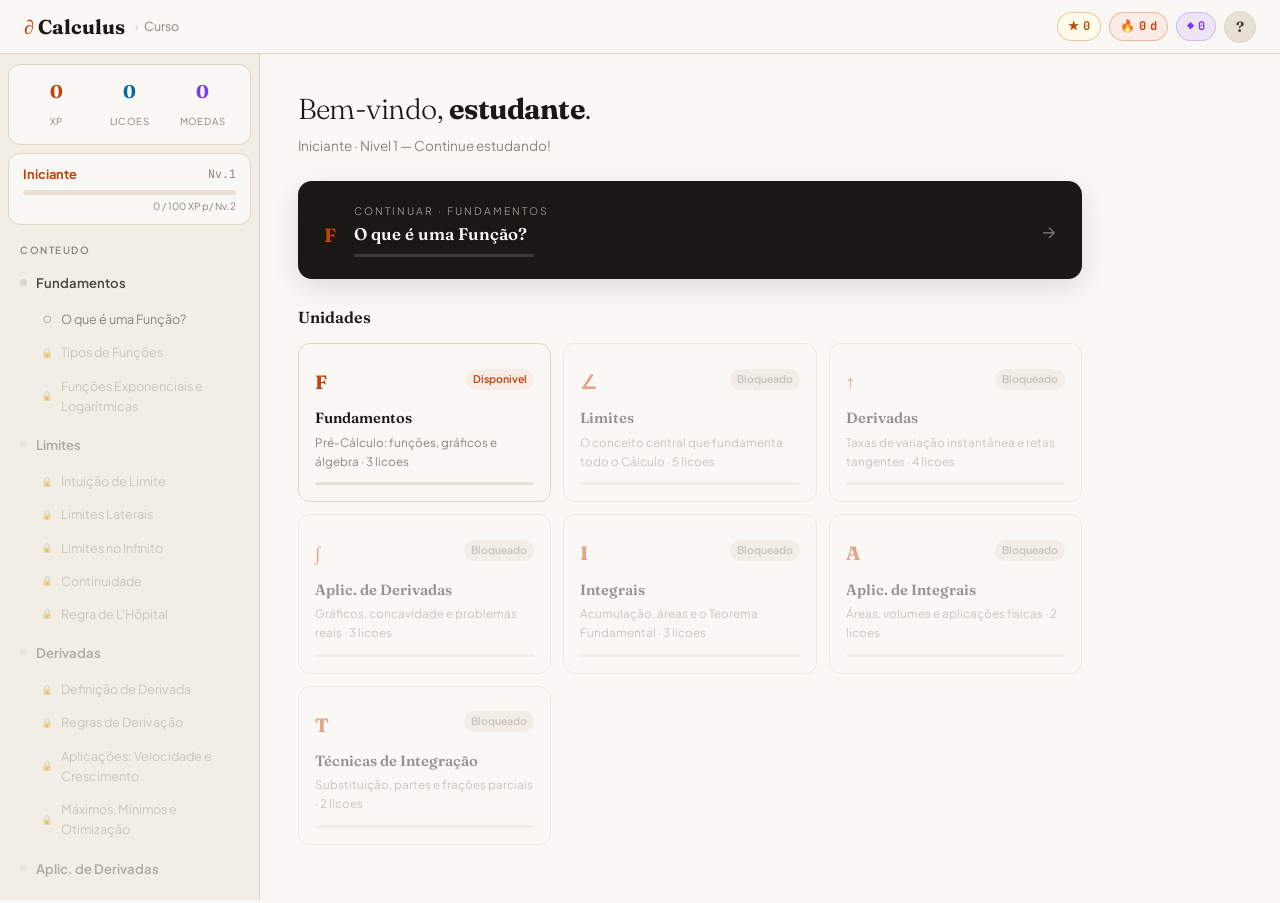
<file: course.html>
<!DOCTYPE html>
<html lang="pt-BR" data-base="light">
<head>
<meta charset="UTF-8">
<meta name="viewport" content="width=device-width, initial-scale=1.0, viewport-fit=cover">
<title>Curso — ∂ Calculus</title>
<link rel="preconnect" href="https://fonts.googleapis.com">
<link href="https://fonts.googleapis.com/css2?family=Fraunces:ital,opsz,wght@0,9..144,300;0,9..144,600;0,9..144,700;1,9..144,300&family=JetBrains+Mono:wght@400;500;700&family=Plus+Jakarta+Sans:wght@300;400;500;600&display=swap" rel="stylesheet">
<link rel="stylesheet" href="css/shared.css">
<style>
/* Course-specific overrides */
.page-with-sidebar { min-height: calc(100vh - 54px); }

/* Home panel inside course */
.course-home { padding: 32px 38px; max-width: 860px; }

/* Lesson view fills height */
.lesson-view {
  display: flex;
  flex-direction: column;
  height: calc(100vh - 54px);
}

@media (max-width: 768px) {
  .course-home { padding: 18px 14px; }
  .lesson-view { height: calc(100vh - 50px - 58px - env(safe-area-inset-bottom, 0px)); }
}
</style>
</head>
<body>

<!-- TOPBAR -->
<div class="topbar">
  <div class="topbar-left">
    <a href="index.html" class="brand-link"><span class="sym">&#8706;</span> Calculus</a>
    <div class="topbar-breadcrumb">
      <span class="crumb-sep">&#8250;</span>
      <span id="tb-unit">Curso</span>
      <span class="crumb-sep" id="tb-sep2" style="display:none">&#8250;</span>
      <span class="crumb-active" id="tb-lesson"></span>
    </div>
  </div>
  <div class="topbar-right">
    <div class="pill pill-xp">&#9733; <span id="xp-val">0</span></div>
    <div class="pill pill-fire">&#128293; <span id="streak-val">0</span>d</div>
    <div class="pill pill-coin" onclick="location.href='store.html'" title="Loja">&#9670; <span id="coin-val">0</span></div>
    <button class="icon-btn" onclick="location.href='index.html?tutorial=1'" title="Ajuda">?</button>
  </div>
</div>

<!-- BOTTOM NAV -->
<nav class="bottom-nav" aria-label="Navegacao principal">
  <div class="bottom-nav-inner">
    <button class="bnav-item" onclick="location.href='index.html'">
      <svg viewBox="0 0 24 24" fill="none" stroke="currentColor" stroke-width="2" stroke-linecap="round" stroke-linejoin="round"><path d="M3 9l9-7 9 7v11a2 2 0 0 1-2 2H5a2 2 0 0 1-2-2z"/><polyline points="9 22 9 12 15 12 15 22"/></svg>
      Inicio
    </button>
    <button class="bnav-item active" onclick="showPanel('home')">
      <svg viewBox="0 0 24 24" fill="none" stroke="currentColor" stroke-width="2" stroke-linecap="round" stroke-linejoin="round"><path d="M2 3h6a4 4 0 0 1 4 4v14a3 3 0 0 0-3-3H2z"/><path d="M22 3h-6a4 4 0 0 0-4 4v14a3 3 0 0 1 3-3h7z"/></svg>
      Curso
    </button>
    <button class="bnav-item" onclick="location.href='apostila.html'">
      <svg viewBox="0 0 24 24" fill="none" stroke="currentColor" stroke-width="2" stroke-linecap="round" stroke-linejoin="round"><path d="M14 2H6a2 2 0 0 0-2 2v16a2 2 0 0 0 2 2h12a2 2 0 0 0 2-2V8z"/><polyline points="14 2 14 8 20 8"/><line x1="16" y1="13" x2="8" y2="13"/><line x1="16" y1="17" x2="8" y2="17"/></svg>
      Apostila
    </button>
    <button class="bnav-item" onclick="location.href='store.html'">
      <svg viewBox="0 0 24 24" fill="none" stroke="currentColor" stroke-width="2" stroke-linecap="round" stroke-linejoin="round"><circle cx="9" cy="21" r="1"/><circle cx="20" cy="21" r="1"/><path d="M1 1h4l2.68 13.39a2 2 0 0 0 2 1.61h9.72a2 2 0 0 0 2-1.61L23 6H6"/></svg>
      Loja
    </button>
  </div>
</nav>

<!-- APP LAYOUT -->
<div class="page-with-sidebar" id="app">

  <!-- SIDEBAR (desktop) -->
  <aside class="sidebar" id="sidebar">
    <div class="sidebar-stats">
      <div class="stat-item"><span class="stat-val c-orange" id="sb-xp">0</span><span class="stat-lbl">XP</span></div>
      <div class="stat-item"><span class="stat-val c-blue"   id="sb-done">0</span><span class="stat-lbl">Licoes</span></div>
      <div class="stat-item"><span class="stat-val c-purple" id="sb-coins">0</span><span class="stat-lbl">Moedas</span></div>
    </div>

    <div class="level-bar-wrap">
      <div class="level-bar-row">
        <span class="level-name" id="sb-lvl-name">Iniciante</span>
        <span class="level-num"  id="sb-lvl-num">Nv.1</span>
      </div>
      <div class="level-track"><div class="level-fill" id="sb-lvl-bar"></div></div>
      <div class="level-sub" id="sb-lvl-sub">0 / 100 XP</div>
    </div>

    <div class="nav-label">Conteudo</div>
    <div id="nav-units"></div>

    <div class="streak-section">
      <div class="streak-lbl">Atividade — 28 dias</div>
      <div class="streak-grid" id="streak-grid"></div>
    </div>

    <div class="sidebar-bottom">
      <button class="sidebar-btn" onclick="openResetModal()">&#9881; Redefinir progresso</button>
    </div>
  </aside>

  <!-- MAIN -->
  <main class="main-content" id="main">

    <!-- COURSE HOME PANEL -->
    <div id="panel-home" class="course-home">
      <div class="home-greeting" style="font-family:'Fraunces',serif;font-size:1.8rem;font-weight:300;letter-spacing:-0.5px;margin-bottom:3px;">
        Bem-vindo, <strong>estudante</strong>.
      </div>
      <div style="color:var(--ink3);font-size:0.85rem;margin-bottom:24px;" id="home-sub">Escolha uma lição para começar.</div>

      <div id="continue-wrap" style="margin-bottom:22px;"></div>

      <div class="section-title">Unidades</div>
      <div class="units-grid" id="units-grid"></div>
    </div>

    <!-- LESSON PANEL -->
    <div id="panel-lesson" class="lesson-view" style="display:none;">
      <div class="lesson-top">
        <div class="lesson-prog-track">
          <div class="lesson-prog-fill" id="les-prog"></div>
        </div>
        <div class="lives-wrap" id="lives-wrap">&#10084;&#10084;&#10084;</div>
        <button class="skip-btn" onclick="openSkipModal()">Pular &#8594;</button>
      </div>
      <div class="lesson-body" id="lesson-body"></div>
      <div class="feedback-bar" id="feedback-bar">
        <div class="fb-body" id="fb-body"></div>
        <button class="btn-check idle" id="btn-check" onclick="handleCheck()">Verificar</button>
      </div>
    </div>

  </main>
</div>

<!-- TOAST -->
<div class="toast" id="toast"><span id="toast-icon"></span><span id="toast-text"></span></div>

<!-- RESET MODAL -->
<div class="modal-overlay" id="reset-modal">
  <div class="modal">
    <h3>Redefinir progresso?</h3>
    <p>Todo o XP, moedas, streak e temas comprados serão apagados. Irreversível.</p>
    <div class="modal-btns">
      <button class="btn-cancel" onclick="closeModal('reset-modal')">Cancelar</button>
      <button class="btn-danger"  onclick="confirmReset()">Redefinir tudo</button>
    </div>
  </div>
</div>

<!-- SKIP MODAL -->
<div class="modal-overlay" id="skip-modal">
  <div class="modal" style="max-width:440px;">
    <h3>Pular etapa</h3>
    <p>Já conhece o conteúdo ou quer explorar à frente?</p>
    <div class="skip-opts" id="skip-opts"></div>
    <div class="modal-btns">
      <button class="btn-cancel" onclick="closeModal('skip-modal')">Cancelar</button>
    </div>
  </div>
</div>

<script src="js/shared.js"></script>
<script>
// ── STATE ────────────────────────────────
let STATE = loadState();
if (STATE.activeTheme) applyTheme(STATE.activeTheme);
let CURRICULUM = [];

// ── LESSON ENGINE ─────────────────────────
let LES = { unitId:null, lessonId:null, steps:[], idx:0, lives:3, correct:0, total:0, answered:false, chosen:null };

// ── INIT ─────────────────────────────────
async function init() {
  CURRICULUM = await loadCurriculum();
  buildSidebar();
  buildHome();
}
init();

// ── PANEL SWITCHER ──────────────────────
function showPanel(name) {
  document.getElementById('panel-home').style.display   = name === 'home'   ? '' : 'none';
  document.getElementById('panel-lesson').style.display = name === 'lesson' ? 'flex' : 'none';
  document.getElementById('feedback-bar').style.display = name === 'lesson' ? 'flex' : 'none';
  // Update bottom nav active state
  document.querySelectorAll('.bnav-item').forEach((b,i) => b.classList.toggle('active', i===1));
}

// ── TOPBAR UPDATE ────────────────────────
function updateTopbar() {
  document.getElementById('xp-val').textContent     = STATE.xp;
  document.getElementById('streak-val').textContent = STATE.streak || 0;
  document.getElementById('coin-val').textContent   = STATE.coins || 0;
}

// ── SIDEBAR ──────────────────────────────
function buildSidebar() {
  const done = Object.keys(STATE.completedLessons).length;
  document.getElementById('sb-xp').textContent    = STATE.xp;
  document.getElementById('sb-done').textContent  = done;
  document.getElementById('sb-coins').textContent = STATE.coins || 0;
  updateTopbar();

  const li = getLevelInfo(STATE.xp);
  document.getElementById('sb-lvl-name').textContent = li.name;
  document.getElementById('sb-lvl-num').textContent  = 'Nv.' + li.level;
  document.getElementById('sb-lvl-bar').style.width  = li.pct + '%';
  document.getElementById('sb-lvl-sub').textContent  = li.hasNext
    ? li.xpIn + ' / ' + li.xpNeed + ' XP p/ Nv.' + (li.level+1)
    : 'Nível máximo!';

  const nav = document.getElementById('nav-units');
  nav.innerHTML = '';
  CURRICULUM.forEach((unit, ui) => {
    const allPrev = ui === 0 || CURRICULUM[ui-1].lessons.every(l => STATE.completedLessons[l.id]);
    const locked  = !allPrev;
    const progCount = unit.lessons.filter(l => STATE.completedLessons[l.id]).length;
    const allDone   = progCount === unit.lessons.length;
    let dotCls = 'unit-dot';
    if (allDone) dotCls += ' done'; else if (progCount > 0) dotCls += ' active';

    const wrap = document.createElement('div');
    wrap.className = 'nav-unit';
    wrap.innerHTML = `
      <div class="nav-unit-hdr" ${locked?'style="opacity:.4;pointer-events:none"':''}
           onclick="toggleNavUnit('nu-${unit.id}')">
        <div class="${dotCls}"></div>
        <span>${unit.title}</span>
      </div>
      <div class="nav-lessons" id="nu-${unit.id}">
        ${unit.lessons.map((l, li) => {
          const isDone   = !!STATE.completedLessons[l.id];
          const prevDone = li === 0 ? !locked : !!STATE.completedLessons[unit.lessons[li-1].id];
          const isLocked = !prevDone && !isDone;
          const icon     = isDone ? '&#10003;' : isLocked ? '&#128274;' : '&#9675;';
          const cls      = isDone ? 'done' : isLocked ? 'locked' : '';
          return `<div class="nav-lesson ${cls}" ${isLocked?'':'onclick="startLesson(\''+unit.id+'\',\''+l.id+'\')"'}>
            <div class="nav-lesson-icon">${icon}</div>${l.title}
          </div>`;
        }).join('')}
      </div>`;
    nav.appendChild(wrap);
  });

  // Auto-open first incomplete unit
  CURRICULUM.forEach(unit => {
    const allDone = unit.lessons.every(l => STATE.completedLessons[l.id]);
    const hasProg = unit.lessons.some(l => STATE.completedLessons[l.id]);
    if (!allDone) {
      const el = document.getElementById('nu-' + unit.id);
      if (el) el.classList.add('open');
    }
  });

  buildStreakGrid();
}

function toggleNavUnit(id) {
  const el = document.getElementById(id);
  if (el) el.classList.toggle('open');
}

function buildStreakGrid() {
  const grid = document.getElementById('streak-grid');
  grid.innerHTML = '';
  const today = new Date();
  for (let i = 27; i >= 0; i--) {
    const d  = new Date(today);
    d.setDate(d.getDate() - i);
    const ds = d.toISOString().slice(0,10);
    const c  = document.createElement('div');
    c.className = 'streak-cell';
    if (ds === today.toISOString().slice(0,10)) c.classList.add('today');
    else if (STATE.activityLog && STATE.activityLog.includes(ds)) c.classList.add('done');
    c.title = ds;
    grid.appendChild(c);
  }
}

// ── HOME ─────────────────────────────────
function buildHome() {
  const li = getLevelInfo(STATE.xp);
  document.getElementById('home-sub').textContent = li.name + ' · Nivel ' + li.level + ' — Continue estudando!';

  // Continue card
  const wrap = document.getElementById('continue-wrap');
  const next = findNext();
  if (next) {
    const unit = CURRICULUM.find(u => u.id === next.uid);
    const les  = unit.lessons.find(l => l.id === next.lid);
    wrap.innerHTML = `
      <div class="continue-card" onclick="startLesson('${unit.id}','${les.id}')">
        <div class="cc-icon">${unitIcon(unit)}</div>
        <div class="cc-info">
          <div class="cc-tag">Continuar · ${unit.title}</div>
          <div class="cc-title">${les.title}</div>
          <div class="cc-bar"><div class="cc-bar-fill" style="width:${STATE.completedLessons[les.id]?100:0}%"></div></div>
        </div>
        <div class="cc-arrow">&#8594;</div>
      </div>`;
  } else {
    wrap.innerHTML = `<div class="continue-card" style="cursor:default">
      <div class="cc-icon">&#127891;</div>
      <div class="cc-info"><div class="cc-tag">Concluido!</div><div class="cc-title">Voce completou todo o conteudo!</div></div>
    </div>`;
  }

  // Units grid
  const grid = document.getElementById('units-grid');
  grid.innerHTML = '';
  CURRICULUM.forEach((unit, ui) => {
    const done   = unit.lessons.filter(l => STATE.completedLessons[l.id]).length;
    const total  = unit.lessons.length;
    const locked = ui > 0 && !CURRICULUM[ui-1].lessons.every(l => STATE.completedLessons[l.id]);
    const allDone = done === total;
    const pct = (done / total) * 100;
    let bCls = 'locked', bTxt = 'Bloqueado';
    if (allDone) { bCls = 'done'; bTxt = 'Concluido'; }
    else if (done > 0) { bCls = 'progress'; bTxt = done + '/' + total + ' licoes'; }
    else if (!locked)  { bCls = 'progress'; bTxt = 'Disponivel'; }

    const card = document.createElement('div');
    card.className = 'unit-card' + (locked ? ' locked' : '');
    card.innerHTML = `
      <div class="uc-head">
        <div class="uc-icon">${unitIcon(unit)}</div>
        <div class="uc-badge ${bCls}">${bTxt}</div>
      </div>
      <div class="uc-title">${unit.title}</div>
      <div class="uc-sub">${unit.desc} &middot; ${total} licoes</div>
      <div class="uc-bar"><div class="uc-fill${allDone?' done':''}" style="width:${pct}%"></div></div>`;

    if (!locked) {
      const target = unit.lessons.find(l => !STATE.completedLessons[l.id]) || unit.lessons[0];
      card.onclick = () => startLesson(unit.id, target.id);
    }
    grid.appendChild(card);
  });
}

function unitIcon(unit) {
  const icons = { u1:'&#8736;', u2:'&#8593;', u3:'&#8747;' };
  return `<span class="unit-icon-text">${icons[unit.id] || unit.title[0]}</span>`;
}

function findNext() {
  for (const unit of CURRICULUM) {
    const ui = CURRICULUM.indexOf(unit);
    if (ui > 0 && !CURRICULUM[ui-1].lessons.every(l => STATE.completedLessons[l.id])) continue;
    for (const l of unit.lessons) {
      if (!STATE.completedLessons[l.id]) return { uid: unit.id, lid: l.id };
    }
  }
  return null;
}

// ── LESSON ENGINE ─────────────────────────
function startLesson(uid, lid) {
  const unit = CURRICULUM.find(u => u.id === uid);
  const les  = unit.lessons.find(l => l.id === lid);
  LES = { unitId: uid, lessonId: lid, steps: les.steps, idx: 0, lives: 3, correct: 0, total: 0, answered: false, chosen: null };

  document.getElementById('tb-unit').textContent  = unit.title;
  document.getElementById('tb-lesson').textContent = les.title;
  document.getElementById('tb-sep2').style.display = 'inline';
  showPanel('lesson');
  renderStep();
}

function renderStep() {
  LES.answered = false; LES.chosen = null;
  const step = LES.steps[LES.idx];
  const pct  = (LES.idx / LES.steps.length) * 100;
  document.getElementById('les-prog').style.width = pct + '%';

  const lw = document.getElementById('lives-wrap');
  lw.innerHTML = '&#10084;'.repeat(Math.max(0, LES.lives)) + '&#128148;'.repeat(Math.max(0, 3 - LES.lives));

  const fb  = document.getElementById('feedback-bar');
  fb.className = 'feedback-bar';
  document.getElementById('fb-body').innerHTML = '';
  const btn = document.getElementById('btn-check');
  btn.className = 'btn-check idle'; btn.textContent = 'Verificar';

  if (step.type === 'theory') renderTheory(step);
  else if (step.type === 'mcq')   renderMCQ(step);
  else if (step.type === 'input') renderInput(step);
}

function renderTheory(step) {
  let html = `<div class="theory-card">
    <div class="theory-tag">Teoria</div>
    <div class="theory-title">${step.title}</div>`;

  step.blocks.forEach(b => {
    if (b.type === 'para') {
      html += `<div class="theory-block">${b.heading ? `<h3>${b.heading}</h3>` : ''}<p>${b.text}</p></div>`;
    } else if (b.type === 'formula') {
      html += `<div class="formula-box">${escH(b.text)}</div>`;
    } else if (b.type === 'callout') {
      const cls = b.kind === 'warn' ? 'warn' : b.kind === 'tip' ? 'tip' : '';
      const icon = b.kind === 'warn' ? '&#9888;' : b.kind === 'tip' ? '&#10003;' : '&#9432;';
      html += `<div class="callout ${cls}"><div class="callout-icon">${icon}</div><div class="callout-text">${b.text}</div></div>`;
    } else if (b.type === 'example') {
      html += `<div class="example-box"><div class="example-hdr">${b.label}</div><div class="example-body">${escH(b.body)}</div></div>`;
    } else if (b.type === 'image') {
      html += `<div class="img-block"><img src="${b.src}" alt="${b.alt||''}" loading="lazy"><div class="img-caption">${b.caption||''}</div></div>`;
    } else if (b.type === 'video') {
      html += `<div class="vid-block"><iframe src="${b.url}" allowfullscreen loading="lazy"></iframe></div>${b.caption?`<div class="vid-caption">${b.caption}</div>`:''}`;
    }
  });
  html += '</div>';
  document.getElementById('lesson-body').innerHTML = html;

  const btn = document.getElementById('btn-check');
  btn.className = 'btn-check ready'; btn.innerHTML = 'Entendido →'; btn.onclick = advanceStep;
}

function renderMCQ(step) {
  const letters = ['A','B','C','D'];
  document.getElementById('lesson-body').innerHTML = `
    <div class="question-card">
      <div class="q-num">Questão ${LES.idx} de ${LES.steps.length - 1}</div>
      ${step.formula ? `<div class="q-formula">${escH(step.formula)}</div>` : ''}
      <div class="q-stem">${step.stem}</div>
      <div class="options" id="opts">
        ${step.opts.map((o,i) => `
          <div class="opt" data-i="${i}" onclick="selectOpt(${i})">
            <div class="opt-letter">${letters[i]}</div>
            <span>${o}</span>
          </div>`).join('')}
      </div>
    </div>`;
}

function renderInput(step) {
  document.getElementById('lesson-body').innerHTML = `
    <div class="question-card">
      <div class="q-num">Questão ${LES.idx} de ${LES.steps.length - 1}</div>
      ${step.formula ? `<div class="q-formula">${escH(step.formula)}</div>` : ''}
      <div class="q-stem">${step.stem}</div>
      <div class="input-lbl">Sua resposta</div>
      <input class="q-input" id="q-input" type="text" autocomplete="off" placeholder="Digite aqui…"
        oninput="onInputChange()" onkeydown="if(event.key==='Enter')handleCheck()">
    </div>`;
  setTimeout(() => document.getElementById('q-input')?.focus(), 80);
}

function selectOpt(i) {
  if (LES.answered) return;
  LES.chosen = i;
  document.querySelectorAll('.opt').forEach((el, j) => el.classList.toggle('selected', j === i));
  const btn = document.getElementById('btn-check');
  btn.className = 'btn-check ready'; btn.textContent = 'Verificar'; btn.onclick = handleCheck;
}

function onInputChange() {
  const v = document.getElementById('q-input')?.value?.trim();
  const btn = document.getElementById('btn-check');
  btn.className = v ? 'btn-check ready' : 'btn-check idle';
  btn.textContent = 'Verificar'; btn.onclick = handleCheck;
}

function handleCheck() {
  const step = LES.steps[LES.idx];
  if (step.type === 'theory') { advanceStep(); return; }
  if (LES.answered) { advanceStep(); return; }

  if (step.type === 'mcq') {
    if (LES.chosen === null) return;
    LES.answered = true; LES.total++;
    const ok = LES.chosen === step.correct;
    if (ok) LES.correct++;
    document.querySelectorAll('.opt').forEach((el, i) => {
      el.classList.add('disabled');
      if (i === step.correct) el.classList.add('correct');
      else if (i === LES.chosen && !ok) el.classList.add('wrong');
    });
    showFeedback(ok, step.exp);
    if (!ok) handleWrong();
  } else if (step.type === 'input') {
    const inp = document.getElementById('q-input');
    if (!inp?.value?.trim()) return;
    LES.answered = true; LES.total++;
    const ok = inp.value.trim().toLowerCase().replace(/\s/g,'') === step.correct.toLowerCase().replace(/\s/g,'');
    if (ok) LES.correct++;
    inp.disabled = true;
    inp.classList.add(ok ? 'correct' : 'wrong');
    showFeedback(ok, step.exp);
    if (!ok) handleWrong();
  }
}

function handleWrong() {
  LES.lives--;
  updateLives();
  if (LES.lives <= 0) setTimeout(showGameOver, 1300);
}

function updateLives() {
  document.getElementById('lives-wrap').innerHTML =
    '&#10084;'.repeat(Math.max(0, LES.lives)) + '&#128148;'.repeat(Math.max(0, 3 - LES.lives));
}

function showFeedback(ok, exp) {
  const fb = document.getElementById('feedback-bar');
  fb.className = 'feedback-bar ' + (ok ? 'correct' : 'wrong');
  if (ok) {
    STATE.xp     += 15;
    STATE.coins   = (STATE.coins || 0) + 5;
    saveState(STATE);
    updateTopbar();
    buildSidebar();
    showToast('★', '+15 XP ◆ +5 moedas');
  }
  document.getElementById('fb-body').innerHTML = `
    <div class="fb-title ${ok?'correct':'wrong'}">${ok ? '✓ Correto!' : '✗ Incorreto'}</div>
    <div class="fb-exp">${exp}</div>`;
  const btn = document.getElementById('btn-check');
  btn.className = ok ? 'btn-check next' : 'btn-check next-wrong';
  btn.innerHTML = 'Continuar →'; btn.onclick = advanceStep;
}

function advanceStep() {
  LES.idx++;
  if (LES.idx >= LES.steps.length) completeLesson();
  else renderStep();
}

function completeLesson() {
  const acc = LES.total > 0 ? Math.round((LES.correct / LES.total) * 100) : 100;
  const xpEarned    = 80 + LES.correct * 10 + (acc === 100 ? 20 : 0);
  const coinsEarned = 40 + (acc === 100 ? 20 : 0);
  STATE.xp     += xpEarned;
  STATE.coins   = (STATE.coins || 0) + coinsEarned;
  STATE.completedLessons[LES.lessonId] = { xp: xpEarned, accuracy: acc, date: new Date().toISOString() };

  const today = new Date().toISOString().slice(0,10);
  if (STATE.lastStudyDate !== today) {
    const yest = new Date(Date.now()-86400000).toISOString().slice(0,10);
    STATE.streak = STATE.lastStudyDate === yest ? (STATE.streak||0)+1 : 1;
    STATE.lastStudyDate = today;
  }
  if (!STATE.activityLog) STATE.activityLog = [];
  if (!STATE.activityLog.includes(today)) STATE.activityLog.push(today);
  saveState(STATE);
  updateTopbar();
  buildSidebar();

  const li = getLevelInfo(STATE.xp);
  document.getElementById('les-prog').style.width = '100%';
  document.getElementById('feedback-bar').style.display = 'none';
  document.getElementById('lesson-body').innerHTML = `
    <div class="end-view" style="padding:0">
      <div class="end-card">
        <span class="end-trophy">&#127942;</span>
        <div class="end-title">Lição concluída!</div>
        <div class="end-sub"><strong>${findLessonTitle(LES.lessonId)}</strong></div>
        <div class="end-stats">
          <div class="end-stat"><span class="end-stat-val c-gold">+${xpEarned}</span><div class="end-stat-lbl">XP</div></div>
          <div class="end-stat"><span class="end-stat-val c-purple">+${coinsEarned}</span><div class="end-stat-lbl">Moedas</div></div>
          <div class="end-stat"><span class="end-stat-val c-green">${acc}%</span><div class="end-stat-lbl">Precisão</div></div>
          <div class="end-stat"><span class="end-stat-val c-blue">${li.level}</span><div class="end-stat-lbl">Nivel</div></div>
        </div>
        <button class="btn-primary" onclick="goHome()">Continuar &#8594;</button>
        <button class="btn-secondary" onclick="replayLesson()">Repetir</button>
      </div>
    </div>`;
}

function showGameOver() {
  document.getElementById('feedback-bar').style.display = 'none';
  document.getElementById('lesson-body').innerHTML = `
    <div class="end-view" style="padding:0">
      <div class="end-card">
        <span class="end-trophy" style="font-size:2.8rem">&#128148;</span>
        <div class="end-title" style="color:var(--red)">Sem vidas!</div>
        <div class="end-sub" style="margin-bottom:22px">Erre, aprenda e tente de novo.</div>
        <button class="btn-primary" onclick="replayLesson()">Tentar de novo</button>
        <button class="btn-secondary" onclick="goHome()">Voltar ao início</button>
      </div>
    </div>`;
}

function replayLesson() {
  document.getElementById('feedback-bar').style.display = 'flex';
  startLesson(LES.unitId, LES.lessonId);
}

function goHome() {
  document.getElementById('feedback-bar').style.display = 'flex';
  document.getElementById('tb-sep2').style.display = 'none';
  document.getElementById('tb-lesson').textContent = '';
  document.getElementById('tb-unit').textContent = 'Curso';
  showPanel('home');
  buildHome();
}

function findLessonTitle(lid) {
  for (const u of CURRICULUM) { const l = u.lessons.find(l => l.id === lid); if (l) return l.title; }
  return '';
}

// ── SKIP MODAL ───────────────────────────
function openSkipModal() {
  const opts = document.getElementById('skip-opts');
  opts.innerHTML = '';
  const addOpt = (icon, title, sub, fn) => {
    const d = document.createElement('div');
    d.className = 'skip-opt';
    d.innerHTML = `<div class="skip-opt-icon">${icon}</div><div><div class="skip-opt-title">${title}</div><div class="skip-opt-sub">${sub}</div></div>`;
    d.onclick = () => { closeModal('skip-modal'); fn(); };
    opts.appendChild(d);
  };
  if (LES.idx < LES.steps.length - 1) addOpt('&#9197;', 'Próxima etapa', 'Pular apenas esta etapa', () => { LES.idx++; if(LES.idx>=LES.steps.length) completeLesson(); else renderStep(); });
  addOpt('&#127937;', 'Completar lição', 'Marcar como concluída', completeLesson);
  addOpt('&#127968;', 'Voltar ao início', 'Explorar todas as lições', goHome);
  document.getElementById('skip-modal').classList.add('open');
}

// ── RESET ────────────────────────────────
function openResetModal()  { document.getElementById('reset-modal').classList.add('open'); }
function closeModal(id)    { document.getElementById(id).classList.remove('open'); }
function confirmReset() {
  localStorage.removeItem('calculus_v4');
  STATE = loadState();
  applyTheme('light');
  closeModal('reset-modal');
  buildSidebar(); buildHome();
  showToast('✓', 'Progresso redefinido');
}
</script>
</body>
</html>
</file>
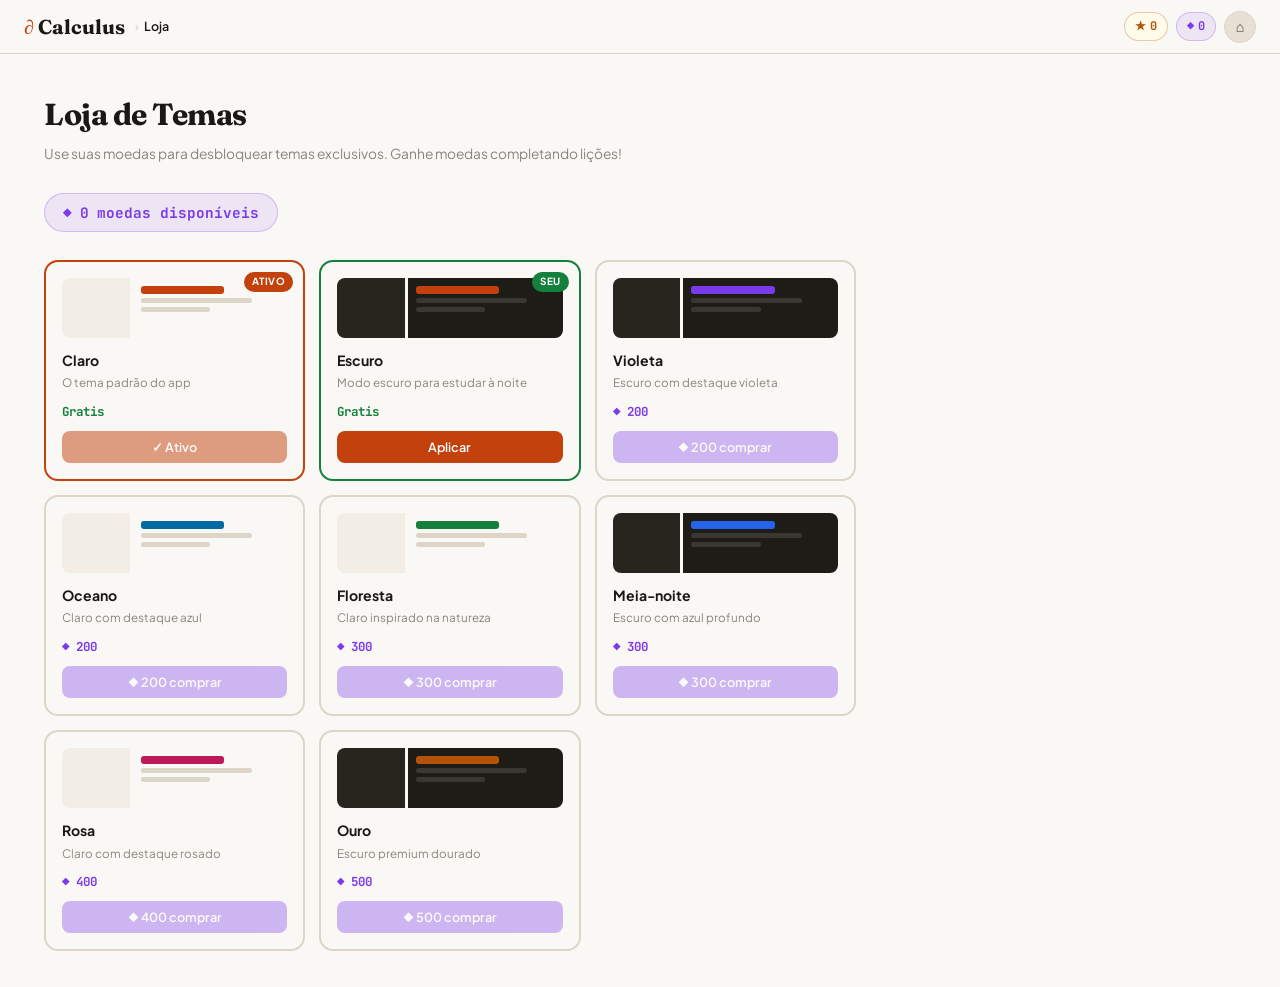
<file: store.html>
<!DOCTYPE html>
<html lang="pt-BR" data-base="light">
<head>
<meta charset="UTF-8">
<meta name="viewport" content="width=device-width, initial-scale=1.0, viewport-fit=cover">
<title>Loja — ∂ Calculus</title>
<link rel="preconnect" href="https://fonts.googleapis.com">
<link href="https://fonts.googleapis.com/css2?family=Fraunces:ital,opsz,wght@0,9..144,300;0,9..144,600;0,9..144,700;1,9..144,300&family=JetBrains+Mono:wght@400;500;700&family=Plus+Jakarta+Sans:wght@300;400;500;600&display=swap" rel="stylesheet">
<link rel="stylesheet" href="css/shared.css">
<style>
.store-wrap { padding: 36px 44px; max-width: 900px; }
.coins-balance {
  display: inline-flex; align-items: center; gap: 8px;
  background: color-mix(in srgb, #7c3aed 10%, var(--paper));
  border: 1px solid color-mix(in srgb, #7c3aed 25%, transparent);
  border-radius: 100px; padding: 7px 18px;
  font-size: 0.9rem; font-weight: 700; color: #7c3aed;
  font-family: 'JetBrains Mono', monospace; margin-bottom: 28px;
}
.themes-grid { display: grid; grid-template-columns: repeat(auto-fill, minmax(195px,1fr)); gap: 14px; }
.theme-card {
  background: var(--card-bg); border: 2px solid var(--line);
  border-radius: 14px; padding: 16px; position: relative;
  transition: all 0.18s;
}
.theme-card:hover { transform: translateY(-2px); border-color: var(--ink3); }
.theme-card.is-active { border-color: var(--accent); }
.theme-card.is-owned  { border-color: var(--green); }

.theme-preview {
  width: 100%; height: 60px; border-radius: 8px; margin-bottom: 11px;
  display: flex; overflow: hidden; gap: 3px;
}
.tp-side  { width: 30%; }
.tp-main  { flex: 1; display: flex; flex-direction: column; gap: 4px; padding: 8px; }
.tp-bar   { border-radius: 3px; }

.theme-name { font-weight: 700; font-size: 0.88rem; margin-bottom: 3px; }
.theme-desc { font-size: 0.73rem; color: var(--ink3); margin-bottom: 9px; }
.theme-price {
  font-size: 0.78rem; font-weight: 700; color: #7c3aed;
  font-family: 'JetBrains Mono', monospace; margin-bottom: 9px;
}
.theme-price.free { color: var(--green); }

.badge {
  position: absolute; top: 10px; right: 10px;
  border-radius: 100px; padding: 2px 8px;
  font-size: 0.62rem; font-weight: 700; text-transform: uppercase; letter-spacing: 0.5px;
  color: #fff;
}
.badge-active { background: var(--accent); }
.badge-owned  { background: var(--green); }

.btn-buy {
  width: 100%; background: #7c3aed; color: #fff; border: none;
  border-radius: 8px; padding: 8px 12px; font-size: 0.79rem; font-weight: 600;
  cursor: pointer; font-family: 'Plus Jakarta Sans', sans-serif; transition: opacity 0.15s;
}
.btn-buy:hover    { opacity: 0.82; }
.btn-buy:disabled { opacity: 0.35; cursor: not-allowed; }
.btn-apply {
  width: 100%; background: var(--accent); color: #fff; border: none;
  border-radius: 8px; padding: 8px 12px; font-size: 0.79rem; font-weight: 600;
  cursor: pointer; font-family: 'Plus Jakarta Sans', sans-serif; transition: opacity 0.15s;
}
.btn-apply:hover    { opacity: 0.82; }
.btn-apply:disabled { opacity: 0.5; cursor: default; }

@media (max-width: 768px) {
  .store-wrap { padding: 18px 14px; }
  .themes-grid { grid-template-columns: repeat(2, 1fr); }
}
@media (max-width: 380px) {
  .themes-grid { grid-template-columns: 1fr; }
}
</style>
</head>
<body>

<!-- TOPBAR -->
<div class="topbar">
  <div class="topbar-left">
    <a href="index.html" class="brand-link"><span class="sym">&#8706;</span> Calculus</a>
    <div class="topbar-breadcrumb">
      <span class="crumb-sep">&#8250;</span>
      <span class="crumb-active">Loja</span>
    </div>
  </div>
  <div class="topbar-right">
    <div class="pill pill-xp">&#9733; <span id="xp-val">0</span></div>
    <div class="pill pill-coin">&#9670; <span id="coin-val">0</span></div>
    <button class="icon-btn" onclick="location.href='index.html'" title="Inicio">&#8962;</button>
  </div>
</div>

<!-- BOTTOM NAV -->
<nav class="bottom-nav" aria-label="Navegacao principal">
  <div class="bottom-nav-inner">
    <button class="bnav-item" onclick="location.href='index.html'">
      <svg viewBox="0 0 24 24" fill="none" stroke="currentColor" stroke-width="2" stroke-linecap="round" stroke-linejoin="round"><path d="M3 9l9-7 9 7v11a2 2 0 0 1-2 2H5a2 2 0 0 1-2-2z"/><polyline points="9 22 9 12 15 12 15 22"/></svg>
      Inicio
    </button>
    <button class="bnav-item" onclick="location.href='course.html'">
      <svg viewBox="0 0 24 24" fill="none" stroke="currentColor" stroke-width="2" stroke-linecap="round" stroke-linejoin="round"><path d="M2 3h6a4 4 0 0 1 4 4v14a3 3 0 0 0-3-3H2z"/><path d="M22 3h-6a4 4 0 0 0-4 4v14a3 3 0 0 1 3-3h7z"/></svg>
      Curso
    </button>
    <button class="bnav-item" onclick="location.href='apostila.html'">
      <svg viewBox="0 0 24 24" fill="none" stroke="currentColor" stroke-width="2" stroke-linecap="round" stroke-linejoin="round"><path d="M14 2H6a2 2 0 0 0-2 2v16a2 2 0 0 0 2 2h12a2 2 0 0 0 2-2V8z"/><polyline points="14 2 14 8 20 8"/><line x1="16" y1="13" x2="8" y2="13"/><line x1="16" y1="17" x2="8" y2="17"/></svg>
      Apostila
    </button>
    <button class="bnav-item active" onclick="location.href='store.html'">
      <svg viewBox="0 0 24 24" fill="none" stroke="currentColor" stroke-width="2" stroke-linecap="round" stroke-linejoin="round"><circle cx="9" cy="21" r="1"/><circle cx="20" cy="21" r="1"/><path d="M1 1h4l2.68 13.39a2 2 0 0 0 2 1.61h9.72a2 2 0 0 0 2-1.61L23 6H6"/></svg>
      Loja
    </button>
  </div>
</nav>

<!-- STORE CONTENT -->
<main style="min-height:calc(100vh - 54px);">
  <div class="store-wrap">
    <h1 class="page-title">Loja de Temas</h1>
    <p class="page-sub">Use suas moedas para desbloquear temas exclusivos. Ganhe moedas completando lições!</p>
    <div class="coins-balance">&#9670; <span id="balance">0</span> moedas disponíveis</div>
    <div class="themes-grid" id="themes-grid"></div>
  </div>
</main>

<!-- TOAST -->
<div class="toast" id="toast"><span id="toast-icon"></span><span id="toast-text"></span></div>

<script src="js/shared.js"></script>
<script>
let STATE = loadState();
if (STATE.activeTheme) applyTheme(STATE.activeTheme);

function refresh() {
  document.getElementById('xp-val').textContent   = STATE.xp;
  document.getElementById('coin-val').textContent = STATE.coins || 0;
  document.getElementById('balance').textContent  = STATE.coins || 0;
  buildGrid();
}

function buildGrid() {
  const grid   = document.getElementById('themes-grid');
  grid.innerHTML = '';
  const owned  = STATE.ownedThemes || ['light','dark'];
  const active = STATE.activeTheme || 'light';

  THEMES_DATA.forEach(theme => {
    const isOwned  = owned.includes(theme.id);
    const isActive = active === theme.id;
    const canAfford = (STATE.coins||0) >= theme.price;

    const bgMain = theme.base === 'dark' ? '#1e1c16' : '#faf8f4';
    const bgSide = theme.base === 'dark' ? '#28251e' : '#f2ede5';
    const bgLine = theme.base === 'dark' ? '#3a3730' : '#ddd5c8';

    let actionHTML = '';
    if (isActive) {
      actionHTML = `<button class="btn-apply" disabled>&#10003; Ativo</button>`;
    } else if (isOwned) {
      actionHTML = `<button class="btn-apply" onclick="applyThemeAndSave('${theme.id}')">Aplicar</button>`;
    } else {
      actionHTML = `<button class="btn-buy" ${canAfford?'':'disabled'} onclick="buyTheme('${theme.id}',${theme.price})">&#9670; ${theme.price} comprar</button>`;
    }

    const card = document.createElement('div');
    card.className = 'theme-card' + (isActive?' is-active':'') + (isOwned&&!isActive?' is-owned':'');
    card.innerHTML = `
      ${isActive ? '<div class="badge badge-active">Ativo</div>' : isOwned ? '<div class="badge badge-owned">Seu</div>' : ''}
      <div class="theme-preview">
        <div class="tp-side" style="background:${bgSide}"></div>
        <div class="tp-main" style="background:${bgMain}">
          <div class="tp-bar" style="height:8px;background:${theme.accent};width:60%"></div>
          <div class="tp-bar" style="height:5px;background:${bgLine};width:80%"></div>
          <div class="tp-bar" style="height:5px;background:${bgLine};width:50%"></div>
        </div>
      </div>
      <div class="theme-name">${theme.name}</div>
      <div class="theme-desc">${theme.desc}</div>
      <div class="theme-price ${theme.price===0?'free':''}">${theme.price===0?'Gratis':'&#9670; '+theme.price}</div>
      ${actionHTML}`;
    grid.appendChild(card);
  });
}

function buyTheme(id, price) {
  if ((STATE.coins||0) < price) { showToast('✗', 'Moedas insuficientes!'); return; }
  STATE.coins -= price;
  if (!STATE.ownedThemes) STATE.ownedThemes = ['light','dark'];
  STATE.ownedThemes.push(id);
  saveState(STATE);
  refresh();
  showToast('★', 'Tema desbloqueado!');
}

function applyThemeAndSave(id) {
  STATE.activeTheme = id;
  saveState(STATE);
  applyTheme(id);
  refresh();
  showToast('✓', 'Tema aplicado!');
}

refresh();
</script>
</body>
</html>
</file>
<file: css/shared.css>
/* ══════════════════════════════════════════
   ∂ CALCULUS — SHARED STYLES v4
   ══════════════════════════════════════════ */

/* ── THEME VARIABLES ── */
:root { --accent: #c2410c; }

[data-base="light"] {
  --ink: #1a1814; --ink2: #4a4540; --ink3: #8a847e;
  --paper: #faf8f4; --paper2: #f2ede5; --paper3: #e8e0d4;
  --line: #ddd5c8;
  --accent-bg: color-mix(in srgb, var(--accent) 10%, white);
  --accent2: #0369a1; --accent2-bg: #f0f9ff;
  --green: #15803d; --green-bg: #f0fdf4;
  --gold: #b45309; --gold-bg: #fffbeb;
  --red: #dc2626; --red-bg: #fef2f2;
  --sidebar-bg: var(--paper2); --topbar-bg: var(--paper);
  --card-bg: var(--paper); --modal-bg: var(--paper); --input-bg: var(--paper);
  --formula-bg: #1a1814; --formula-text: #e8dfd0;
}

[data-base="dark"] {
  --ink: #f0ece4; --ink2: #c8c0b4; --ink3: #7a7268;
  --paper: #16140f; --paper2: #1e1c16; --paper3: #28251e;
  --line: #3a3730;
  --accent-bg: color-mix(in srgb, var(--accent) 18%, #16140f);
  --accent2: #38bdf8; --accent2-bg: #0c1a26;
  --green: #4ade80; --green-bg: #0a1f10;
  --gold: #fbbf24; --gold-bg: #1a1200;
  --red: #f87171; --red-bg: #1a0a0a;
  --sidebar-bg: var(--paper2); --topbar-bg: var(--paper2);
  --card-bg: var(--paper2); --modal-bg: var(--paper2); --input-bg: var(--paper3);
  --formula-bg: #0a0906; --formula-text: #e8dfd0;
}

/* ── RESET & BASE ── */
*, *::before, *::after { box-sizing: border-box; margin: 0; padding: 0; }

body {
  font-family: 'Plus Jakarta Sans', sans-serif;
  background: var(--paper);
  color: var(--ink);
  min-height: 100vh;
  line-height: 1.6;
  transition: background 0.3s, color 0.3s;
  -webkit-text-size-adjust: 100%;
}

/* ── TOPBAR ── */
.topbar {
  background: var(--topbar-bg);
  border-bottom: 1px solid var(--line);
  padding: 0 24px;
  height: 54px;
  display: flex;
  align-items: center;
  justify-content: space-between;
  position: sticky;
  top: 0;
  z-index: 200;
  transition: background 0.3s;
}

.topbar-left { display: flex; align-items: center; gap: 10px; }
.topbar-right { display: flex; align-items: center; gap: 8px; }

.brand-link {
  font-family: 'Fraunces', serif;
  font-size: 1.25rem;
  font-weight: 700;
  color: var(--ink);
  text-decoration: none;
  display: flex;
  align-items: baseline;
  gap: 4px;
}
.brand-link .sym { color: var(--accent); font-style: italic; }

.topbar-breadcrumb {
  font-size: 0.78rem;
  color: var(--ink3);
  display: flex;
  align-items: center;
  gap: 5px;
}
.crumb-sep { opacity: 0.4; }
.crumb-active { color: var(--ink); font-weight: 600; }

/* Topbar pills */
.pill {
  display: inline-flex;
  align-items: center;
  gap: 4px;
  border-radius: 100px;
  padding: 4px 10px;
  font-size: 0.75rem;
  font-weight: 700;
  font-family: 'JetBrains Mono', monospace;
  white-space: nowrap;
  border: 1px solid transparent;
}
.pill-xp    { background: var(--gold-bg);   color: var(--gold);   border-color: color-mix(in srgb, var(--gold)   30%, transparent); }
.pill-fire  { background: var(--accent-bg); color: var(--accent); border-color: color-mix(in srgb, var(--accent) 30%, transparent); }
.pill-coin  {
  background: color-mix(in srgb, #7c3aed 10%, var(--paper));
  color: #7c3aed;
  border-color: color-mix(in srgb, #7c3aed 25%, transparent);
  cursor: pointer;
  transition: opacity 0.15s;
}
.pill-coin:hover { opacity: 0.8; }

/* Icon button (?, tutorial) */
.icon-btn {
  width: 32px; height: 32px;
  border-radius: 50%;
  border: 1.5px solid var(--line);
  background: var(--paper3);
  color: var(--ink2);
  font-size: 0.9rem;
  font-weight: 700;
  cursor: pointer;
  display: flex; align-items: center; justify-content: center;
  transition: all 0.15s;
  font-family: 'Fraunces', serif;
  flex-shrink: 0;
}
.icon-btn:hover { background: var(--line); color: var(--ink); border-color: var(--ink3); }

/* ── BOTTOM NAV (mobile) ── */
.bottom-nav {
  display: none;
  position: fixed;
  bottom: 0; left: 0; right: 0;
  background: var(--topbar-bg);
  border-top: 1px solid var(--line);
  z-index: 300;
  padding-bottom: env(safe-area-inset-bottom, 0);
}
.bottom-nav-inner {
  display: flex;
  height: 58px;
}
.bnav-item {
  flex: 1;
  display: flex;
  flex-direction: column;
  align-items: center;
  justify-content: center;
  gap: 2px;
  text-decoration: none;
  color: var(--ink3);
  font-size: 0.6rem;
  font-weight: 600;
  text-transform: uppercase;
  letter-spacing: 0.5px;
  transition: color 0.15s;
  border: none;
  background: none;
  cursor: pointer;
  font-family: 'Plus Jakarta Sans', sans-serif;
  -webkit-tap-highlight-color: transparent;
}
.bnav-item.active { color: var(--accent); }
.bnav-item svg { width: 22px; height: 22px; }
.bnav-dot {
  width: 5px; height: 5px; border-radius: 50%;
  background: var(--accent);
  position: absolute;
  top: 6px; right: calc(50% - 16px);
  display: none;
}
.bnav-item.has-dot .bnav-dot { display: block; }

/* ── MAIN LAYOUT ── */
.page-with-sidebar {
  display: grid;
  grid-template-columns: 260px 1fr;
  min-height: calc(100vh - 54px);
}

/* ── SIDEBAR ── */
.sidebar {
  background: var(--sidebar-bg);
  border-right: 1px solid var(--line);
  display: flex;
  flex-direction: column;
  height: calc(100vh - 54px);
  position: sticky;
  top: 54px;
  overflow-y: auto;
  padding-bottom: 16px;
  transition: background 0.3s;
}

/* Sidebar stats */
.sidebar-stats {
  display: grid;
  grid-template-columns: 1fr 1fr 1fr;
  gap: 6px;
  padding: 12px 14px;
  margin: 10px 8px 8px;
  background: var(--card-bg);
  border-radius: 12px;
  border: 1px solid var(--line);
}
.stat-item { text-align: center; }
.stat-val { font-family: 'Fraunces', serif; font-size: 1.15rem; font-weight: 700; display: block; }
.stat-val.c-orange { color: var(--accent); }
.stat-val.c-blue   { color: var(--accent2); }
.stat-val.c-purple { color: #7c3aed; }
.stat-lbl { font-size: 0.6rem; color: var(--ink3); text-transform: uppercase; letter-spacing: 0.8px; }

/* Level bar */
.level-bar-wrap {
  margin: 0 8px 8px;
  padding: 10px 14px;
  background: var(--card-bg);
  border-radius: 12px;
  border: 1px solid var(--line);
}
.level-bar-row { display: flex; align-items: center; justify-content: space-between; margin-bottom: 5px; }
.level-name { font-weight: 700; font-size: 0.8rem; color: var(--accent); }
.level-num  { font-size: 0.72rem; color: var(--ink3); font-family: 'JetBrains Mono', monospace; }
.level-track { height: 5px; background: var(--paper3); border-radius: 100px; overflow: hidden; }
.level-fill  { height: 100%; background: var(--accent); border-radius: 100px; transition: width 0.6s cubic-bezier(.4,0,.2,1); }
.level-sub   { font-size: 0.62rem; color: var(--ink3); margin-top: 4px; text-align: right; }

/* Nav units */
.nav-label {
  font-size: 0.62rem; text-transform: uppercase; letter-spacing: 1.5px;
  color: var(--ink3); padding: 10px 20px 5px; font-weight: 600;
}
.nav-unit { margin: 0 8px 2px; }
.nav-unit-hdr {
  display: flex; align-items: center; gap: 9px;
  padding: 8px 12px; border-radius: 10px;
  cursor: pointer; font-size: 0.82rem; font-weight: 600; color: var(--ink2);
  transition: background 0.15s;
  user-select: none;
}
.nav-unit-hdr:hover { background: var(--paper3); }
.unit-dot {
  width: 7px; height: 7px; border-radius: 50%;
  background: var(--line); flex-shrink: 0;
  transition: background 0.2s;
}
.unit-dot.done   { background: var(--green); }
.unit-dot.active { background: var(--accent); }
.nav-lessons { display: none; padding: 2px 0 2px 22px; flex-direction: column; gap: 1px; }
.nav-lessons.open { display: flex; }
.nav-lesson {
  display: flex; align-items: center; gap: 7px;
  padding: 6px 10px; border-radius: 8px;
  cursor: pointer; font-size: 0.79rem; color: var(--ink3);
  transition: all 0.15s;
}
.nav-lesson:hover         { background: var(--paper3); color: var(--ink2); }
.nav-lesson.active        { background: var(--accent-bg); color: var(--accent); font-weight: 600; }
.nav-lesson.done          { color: var(--ink2); }
.nav-lesson.locked        { opacity: 0.38; cursor: not-allowed; pointer-events: none; }
.nav-lesson-icon          { width: 14px; height: 14px; flex-shrink: 0; font-size: 0.6rem; display: flex; align-items: center; justify-content: center; }

/* Sidebar bottom */
.sidebar-bottom { margin-top: auto; padding: 8px; display: flex; flex-direction: column; gap: 2px; }
.sidebar-btn {
  display: flex; align-items: center; gap: 8px;
  padding: 8px 12px; border-radius: 9px;
  cursor: pointer; font-size: 0.79rem; color: var(--ink3);
  transition: all 0.15s; border: none; background: none;
  width: 100%; font-family: 'Plus Jakarta Sans', sans-serif; text-align: left;
}
.sidebar-btn:hover { background: var(--paper3); color: var(--ink2); }

/* Streak grid */
.streak-section { padding: 0 12px; margin-top: 8px; }
.streak-lbl { font-size: 0.6rem; text-transform: uppercase; letter-spacing: 1.5px; color: var(--ink3); padding: 0 6px; margin-bottom: 5px; }
.streak-grid { display: grid; grid-template-columns: repeat(7,1fr); gap: 2px; padding: 0 6px; }
.streak-cell { aspect-ratio: 1; border-radius: 3px; background: var(--paper3); }
.streak-cell.today { background: var(--accent); }
.streak-cell.done  { background: color-mix(in srgb, var(--accent) 45%, var(--paper3)); }

/* ── MAIN CONTENT ── */
.main-content { display: flex; flex-direction: column; min-height: calc(100vh - 54px); }

/* ── CARDS / SECTIONS ── */
.page-pad   { padding: 36px 44px; max-width: 900px; }
.page-title { font-family: 'Fraunces', serif; font-size: 1.9rem; font-weight: 700; letter-spacing: -0.5px; margin-bottom: 4px; }
.page-sub   { color: var(--ink3); font-size: 0.86rem; margin-bottom: 28px; }

.section-title { font-family: 'Fraunces', serif; font-size: 1rem; font-weight: 600; margin-bottom: 12px; }

/* Continue card */
.continue-card {
  background: var(--ink); color: var(--paper);
  border-radius: 14px; padding: 22px 26px; margin-bottom: 26px;
  display: flex; align-items: center; gap: 18px;
  cursor: pointer; transition: transform 0.2s, box-shadow 0.2s;
  box-shadow: 0 8px 28px rgba(0,0,0,0.12);
  text-decoration: none;
}
.continue-card:hover { transform: translateY(-2px); box-shadow: 0 14px 36px rgba(0,0,0,0.18); }
.cc-icon { font-size: 2rem; flex-shrink: 0; }
.cc-info { flex: 1; min-width: 0; }
.cc-tag  { font-size: 0.65rem; text-transform: uppercase; letter-spacing: 2px; opacity: 0.55; margin-bottom: 2px; }
.cc-title { font-family: 'Fraunces', serif; font-size: 1.05rem; font-weight: 600; margin-bottom: 6px; }
.cc-bar  { height: 3px; background: rgba(255,255,255,0.15); border-radius: 100px; max-width: 180px; }
.cc-bar-fill { height: 100%; background: rgba(255,255,255,0.7); border-radius: 100px; }
.cc-arrow { font-size: 1.2rem; opacity: 0.4; flex-shrink: 0; }

/* Units grid */
.units-grid { display: grid; grid-template-columns: repeat(auto-fill, minmax(210px,1fr)); gap: 12px; margin-bottom: 26px; }
.unit-card {
  background: var(--card-bg); border: 1px solid var(--line);
  border-radius: 12px; padding: 16px; cursor: pointer;
  transition: all 0.15s; text-decoration: none; display: block; color: inherit;
}
.unit-card:hover { border-color: var(--ink3); box-shadow: 0 2px 12px rgba(0,0,0,0.07); }
.unit-card.locked { opacity: 0.45; pointer-events: none; }
.uc-head { display: flex; align-items: center; justify-content: space-between; margin-bottom: 9px; }
.uc-icon { font-size: 1.5rem; }
.uc-badge { font-size: 0.66rem; padding: 2px 7px; border-radius: 100px; font-weight: 600; }
.uc-badge.done     { background: var(--green-bg); color: var(--green); }
.uc-badge.progress { background: var(--accent-bg); color: var(--accent); }
.uc-badge.locked   { background: var(--paper3); color: var(--ink3); }
.uc-title { font-family: 'Fraunces', serif; font-size: 0.92rem; font-weight: 600; margin-bottom: 3px; }
.uc-sub   { font-size: 0.73rem; color: var(--ink3); margin-bottom: 11px; }
.uc-bar   { height: 3px; background: var(--paper3); border-radius: 100px; overflow: hidden; }
.uc-fill  { height: 100%; background: var(--accent); border-radius: 100px; transition: width 0.5s; }
.uc-fill.done { background: var(--green); }

/* Unit icons (text fallback) */
.unit-icon-text { font-family: 'Fraunces', serif; font-size: 1.2rem; font-weight: 700; color: var(--accent); }

/* ── LESSON VIEW ── */
.lesson-top {
  padding: 12px 24px; border-bottom: 1px solid var(--line);
  display: flex; align-items: center; gap: 14px;
  background: var(--topbar-bg);
}
.lesson-prog-track { flex: 1; height: 6px; background: var(--paper3); border-radius: 100px; overflow: hidden; }
.lesson-prog-fill  { height: 100%; background: var(--accent); border-radius: 100px; transition: width 0.4s cubic-bezier(.4,0,.2,1); }
.lives-wrap { display: flex; gap: 2px; font-size: 0.85rem; flex-shrink: 0; }
.skip-btn {
  background: none; border: 1px solid var(--line); border-radius: 7px;
  padding: 4px 10px; font-size: 0.7rem; color: var(--ink3);
  cursor: pointer; font-family: 'Plus Jakarta Sans', sans-serif;
  transition: all 0.15s; flex-shrink: 0;
}
.skip-btn:hover { border-color: var(--ink3); color: var(--ink2); }

.lesson-body {
  flex: 1; display: flex; align-items: flex-start; justify-content: center;
  padding: 32px 20px 20px; overflow-y: auto;
}

/* Theory */
.theory-card { max-width: 660px; width: 100%; animation: fadeUp 0.3s ease; }
.theory-tag { display: inline-block; font-size: 0.66rem; text-transform: uppercase; letter-spacing: 2px; color: var(--accent2); font-weight: 600; margin-bottom: 5px; }
.theory-title { font-family: 'Fraunces', serif; font-size: 1.65rem; font-weight: 700; letter-spacing: -0.5px; line-height: 1.2; margin-bottom: 22px; }
.theory-block { margin-bottom: 18px; }
.theory-block h3 { font-size: 0.8rem; font-weight: 600; color: var(--ink2); text-transform: uppercase; letter-spacing: 0.8px; margin-bottom: 7px; }
.theory-block p { font-size: 0.92rem; color: var(--ink2); line-height: 1.8; font-weight: 300; }
.theory-block p strong { font-weight: 600; color: var(--ink); }

.formula-box {
  background: var(--formula-bg); color: var(--formula-text);
  border-radius: 11px; padding: 16px 22px;
  font-family: 'JetBrains Mono', monospace; font-size: 0.9rem;
  line-height: 1.7; white-space: pre-wrap; margin: 12px 0;
}

.img-block { margin: 12px 0; border-radius: 11px; overflow: hidden; border: 1px solid var(--line); }
.img-block img { width: 100%; display: block; max-height: 300px; object-fit: contain; background: var(--paper2); }
.img-caption { padding: 6px 12px; font-size: 0.72rem; color: var(--ink3); background: var(--paper2); border-top: 1px solid var(--line); font-style: italic; }

.vid-block { margin: 12px 0; border-radius: 11px; overflow: hidden; border: 1px solid var(--line); background: #000; }
.vid-block iframe { display: block; width: 100%; aspect-ratio: 16/9; border: none; }
.vid-caption { padding: 6px 12px; font-size: 0.72rem; color: var(--ink3); background: var(--paper2); border-top: 1px solid var(--line); font-style: italic; }

.callout {
  display: flex; gap: 10px; border-left: 3px solid var(--accent2);
  background: var(--accent2-bg); border-radius: 0 9px 9px 0;
  padding: 11px 15px; margin: 12px 0;
}
.callout-icon { font-size: 0.9rem; flex-shrink: 0; margin-top: 2px; }
.callout-text { font-size: 0.83rem; color: var(--accent2); line-height: 1.6; }
.callout.warn { background: var(--gold-bg); border-left-color: var(--gold); }
.callout.warn .callout-text { color: var(--gold); }
.callout.tip  { background: var(--green-bg); border-left-color: var(--green); }
.callout.tip .callout-text  { color: var(--green); }

.example-box { border: 1px solid var(--line); border-radius: 11px; overflow: hidden; margin: 12px 0; }
.example-hdr { background: var(--paper3); padding: 6px 14px; font-size: 0.7rem; font-weight: 600; text-transform: uppercase; letter-spacing: 1px; color: var(--ink3); }
.example-body { padding: 13px; font-size: 0.84rem; line-height: 1.7; color: var(--ink2); font-family: 'JetBrains Mono', monospace; white-space: pre-wrap; }

/* Questions */
.question-card { max-width: 600px; width: 100%; animation: fadeUp 0.3s ease; }
.q-num { font-size: 0.7rem; text-transform: uppercase; letter-spacing: 2px; color: var(--ink3); margin-bottom: 16px; display: flex; align-items: center; gap: 8px; }
.q-num::after { content: ''; flex: 1; height: 1px; background: var(--line); }
.q-formula { background: var(--formula-bg); color: var(--formula-text); border-radius: 11px; padding: 14px 20px; font-family: 'JetBrains Mono', monospace; font-size: 0.88rem; line-height: 1.6; margin-bottom: 16px; white-space: pre-wrap; }
.q-stem { font-size: 0.97rem; color: var(--ink); margin-bottom: 20px; line-height: 1.75; font-weight: 300; }
.q-stem strong { font-weight: 600; }

.options { display: flex; flex-direction: column; gap: 7px; }
.opt {
  display: flex; align-items: center; gap: 11px;
  background: var(--input-bg); border: 1.5px solid var(--line);
  border-radius: 9px; padding: 10px 13px; cursor: pointer;
  transition: all 0.15s; font-size: 0.88rem; color: var(--ink2);
}
.opt:hover:not(.disabled) { border-color: var(--accent); color: var(--ink); background: var(--accent-bg); }
.opt.selected { border-color: var(--accent); background: var(--accent-bg); color: var(--ink); }
.opt.correct  { border-color: var(--green); background: var(--green-bg); color: var(--green); }
.opt.wrong    { border-color: var(--red); background: var(--red-bg); color: var(--red); }
.opt.disabled { cursor: default; }
.opt-letter {
  width: 26px; height: 26px; border-radius: 6px; background: var(--paper3);
  display: flex; align-items: center; justify-content: center;
  font-size: 0.7rem; font-weight: 700; font-family: 'JetBrains Mono', monospace;
  flex-shrink: 0; transition: all 0.15s;
}
.opt.selected .opt-letter { background: color-mix(in srgb, var(--accent) 20%, transparent); }
.opt.correct  .opt-letter { background: color-mix(in srgb, var(--green) 20%, transparent); }
.opt.wrong    .opt-letter { background: color-mix(in srgb, var(--red)   15%, transparent); }

.input-lbl { font-size: 0.76rem; color: var(--ink3); margin-bottom: 6px; }
.q-input {
  width: 100%; background: var(--input-bg); border: 1.5px solid var(--line);
  border-radius: 9px; padding: 10px 13px; font-size: 0.92rem;
  font-family: 'JetBrains Mono', monospace; color: var(--ink); outline: none;
  transition: border-color 0.15s;
}
.q-input:focus   { border-color: var(--accent); }
.q-input.correct { border-color: var(--green); background: var(--green-bg); }
.q-input.wrong   { border-color: var(--red);   background: var(--red-bg); }
.q-input:disabled { cursor: not-allowed; opacity: 0.8; }

/* Feedback bar */
.feedback-bar {
  padding: 13px 24px; border-top: 1px solid var(--line);
  display: flex; align-items: center; gap: 13px;
  background: var(--topbar-bg); min-height: 68px;
  transition: background 0.2s;
}
.feedback-bar.correct { background: var(--green-bg); border-top-color: color-mix(in srgb, var(--green) 35%, transparent); }
.feedback-bar.wrong   { background: var(--red-bg);   border-top-color: color-mix(in srgb, var(--red)   30%, transparent); }
.fb-body { flex: 1; min-width: 0; }
.fb-title { font-weight: 700; font-size: 0.88rem; margin-bottom: 2px; }
.fb-title.correct { color: var(--green); }
.fb-title.wrong   { color: var(--red); }
.fb-exp { font-size: 0.78rem; color: var(--ink3); line-height: 1.5; }
.fb-exp code { font-family: 'JetBrains Mono', monospace; }

.btn-check {
  padding: 10px 22px; border-radius: 9px; font-size: 0.86rem; font-weight: 600;
  border: none; cursor: pointer; transition: all 0.15s;
  font-family: 'Plus Jakarta Sans', sans-serif; white-space: nowrap; flex-shrink: 0;
}
.btn-check.idle  { background: var(--paper3); color: var(--ink3); cursor: not-allowed; }
.btn-check.ready { background: var(--ink); color: var(--paper); }
.btn-check.ready:hover { opacity: 0.88; }
.btn-check.next  { background: var(--green); color: #fff; }
.btn-check.next:hover { opacity: 0.88; }
.btn-check.next-wrong { background: var(--ink); color: var(--paper); }

/* Completion / Game Over */
.end-view { flex: 1; display: flex; align-items: center; justify-content: center; padding: 36px 20px; }
.end-card { max-width: 460px; width: 100%; text-align: center; animation: fadeUp 0.5s ease; }
.end-trophy { font-size: 3.2rem; display: block; margin-bottom: 14px; animation: trophyPop 0.6s cubic-bezier(.34,1.56,.64,1); }
.end-title { font-family: 'Fraunces', serif; font-size: 1.75rem; font-weight: 700; letter-spacing: -0.5px; margin-bottom: 5px; }
.end-sub   { color: var(--ink3); font-size: 0.85rem; margin-bottom: 22px; }
.end-stats { display: grid; grid-template-columns: repeat(4,1fr); gap: 9px; margin-bottom: 22px; }
.end-stat  { background: var(--paper2); border: 1px solid var(--line); border-radius: 11px; padding: 11px 6px; }
.end-stat-val { font-family: 'Fraunces', serif; font-size: 1.35rem; font-weight: 700; display: block; }
.end-stat-val.c-gold   { color: var(--gold); }
.end-stat-val.c-purple { color: #7c3aed; }
.end-stat-val.c-green  { color: var(--green); }
.end-stat-val.c-blue   { color: var(--accent2); }
.end-stat-lbl { font-size: 0.64rem; color: var(--ink3); text-transform: uppercase; letter-spacing: 0.8px; }

/* ── BUTTONS ── */
.btn-primary {
  background: var(--ink); color: var(--paper);
  padding: 11px 26px; border-radius: 9px; font-size: 0.88rem; font-weight: 600;
  border: none; cursor: pointer; font-family: 'Plus Jakarta Sans', sans-serif;
  display: inline-block; margin: 4px; transition: opacity 0.15s;
}
.btn-primary:hover { opacity: 0.86; }
.btn-secondary {
  background: var(--paper3); color: var(--ink2);
  padding: 11px 26px; border-radius: 9px; font-size: 0.88rem; font-weight: 600;
  border: none; cursor: pointer; font-family: 'Plus Jakarta Sans', sans-serif;
  display: inline-block; margin: 4px; transition: background 0.15s;
}
.btn-secondary:hover { background: var(--line); }
.btn-danger {
  background: var(--red); color: #fff;
  padding: 8px 18px; border-radius: 8px; font-size: 0.84rem; font-weight: 600;
  border: none; cursor: pointer; font-family: 'Plus Jakarta Sans', sans-serif;
}
.btn-cancel {
  background: var(--paper3); color: var(--ink2);
  padding: 8px 18px; border-radius: 8px; font-size: 0.84rem; font-weight: 600;
  border: none; cursor: pointer; font-family: 'Plus Jakarta Sans', sans-serif;
}

/* ── MODAL ── */
.modal-overlay {
  position: fixed; inset: 0; background: rgba(0,0,0,0.5);
  z-index: 800; display: none; align-items: center; justify-content: center; padding: 16px;
}
.modal-overlay.open { display: flex; }
.modal {
  background: var(--modal-bg); border-radius: 15px; padding: 22px;
  max-width: 400px; width: 100%;
  box-shadow: 0 20px 60px rgba(0,0,0,0.25); border: 1px solid var(--line);
  animation: fadeUp 0.22s ease;
}
.modal h3 { font-family: 'Fraunces', serif; font-size: 1.1rem; font-weight: 700; margin-bottom: 6px; }
.modal p  { font-size: 0.83rem; color: var(--ink3); margin-bottom: 16px; line-height: 1.6; }
.modal-btns { display: flex; gap: 8px; justify-content: flex-end; }

/* Skip options */
.skip-opts { display: flex; flex-direction: column; gap: 7px; margin-bottom: 16px; }
.skip-opt {
  display: flex; align-items: center; gap: 11px;
  padding: 11px 14px; background: var(--card-bg);
  border: 1.5px solid var(--line); border-radius: 9px;
  cursor: pointer; transition: all 0.15s; font-size: 0.85rem; color: var(--ink2);
}
.skip-opt:hover { border-color: var(--accent); background: var(--accent-bg); color: var(--ink); }
.skip-opt-icon  { font-size: 1.1rem; flex-shrink: 0; }
.skip-opt-title { font-weight: 600; font-size: 0.83rem; }
.skip-opt-sub   { font-size: 0.73rem; color: var(--ink3); }

/* ── TOAST ── */
.toast {
  position: fixed; bottom: 20px; right: 20px;
  background: var(--ink); color: var(--paper);
  padding: 10px 15px; border-radius: 11px; font-size: 0.81rem;
  display: flex; align-items: center; gap: 8px;
  box-shadow: 0 8px 28px rgba(0,0,0,0.22);
  transform: translateY(120px); opacity: 0;
  transition: all 0.3s cubic-bezier(.34,1.56,.64,1);
  z-index: 9999; pointer-events: none; max-width: 260px;
}
.toast.show { transform: translateY(0); opacity: 1; }

/* ── TUTORIAL ── */
.tut-overlay {
  position: fixed; inset: 0; z-index: 10000; display: none;
  pointer-events: none;
}
.tut-overlay.active { display: block; }
.tut-backdrop {
  position: absolute; inset: 0;
  background: rgba(0,0,0,0.7);
  pointer-events: all;
}
.tut-spotlight {
  position: absolute;
  border-radius: 10px;
  box-shadow: 0 0 0 9999px rgba(0,0,0,0.7);
  transition: all 0.3s cubic-bezier(.4,0,.2,1);
  pointer-events: none;
  z-index: 1;
  display: none;
}
.tut-card {
  position: absolute;
  background: var(--modal-bg);
  border: 1px solid var(--line);
  border-radius: 14px;
  padding: 18px 20px;
  width: min(290px, calc(100vw - 28px));
  box-shadow: 0 14px 40px rgba(0,0,0,0.3);
  pointer-events: all;
  z-index: 2;
  animation: fadeUp 0.25s ease;
}
.tut-card h4 { font-family: 'Fraunces', serif; font-size: 0.97rem; font-weight: 700; margin-bottom: 5px; }
.tut-card p  { font-size: 0.8rem; color: var(--ink3); line-height: 1.65; margin-bottom: 13px; }
.tut-footer  { display: flex; align-items: center; justify-content: space-between; gap: 8px; }
.tut-dots    { display: flex; gap: 4px; }
.tut-dot     { width: 5px; height: 5px; border-radius: 50%; background: var(--line); transition: background 0.15s; }
.tut-dot.on  { background: var(--accent); }
.tut-actions { display: flex; gap: 6px; }
.tut-skip { background: none; border: none; font-size: 0.76rem; color: var(--ink3); cursor: pointer; padding: 6px 8px; font-family: 'Plus Jakarta Sans', sans-serif; }
.tut-next { background: var(--accent); color: #fff; border: none; border-radius: 7px; padding: 6px 14px; font-size: 0.8rem; font-weight: 600; cursor: pointer; font-family: 'Plus Jakarta Sans', sans-serif; }
.tut-skip:hover { color: var(--ink2); }
.tut-next:hover { opacity: 0.85; }

/* ── ANIMATIONS ── */
@keyframes fadeUp { from { opacity: 0; transform: translateY(14px); } to { opacity: 1; transform: translateY(0); } }
@keyframes trophyPop { from { transform: scale(0) rotate(-15deg); opacity: 0; } to { transform: scale(1) rotate(0); opacity: 1; } }

/* ── SCROLLBAR ── */
::-webkit-scrollbar { width: 4px; }
::-webkit-scrollbar-track { background: transparent; }
::-webkit-scrollbar-thumb { background: var(--line); border-radius: 3px; }

/* ══════════════════════════════════════════
   RESPONSIVE
   ══════════════════════════════════════════ */
@media (max-width: 768px) {
  /* Show bottom nav on mobile */
  .bottom-nav { display: block; }

  /* Hide desktop sidebar */
  .sidebar { display: none; }

  /* Full width layout */
  .page-with-sidebar { grid-template-columns: 1fr; }

  /* Page padding */
  .page-pad { padding: 20px 16px; }

  /* Add bottom nav clearance */
  .main-content { padding-bottom: calc(58px + env(safe-area-inset-bottom, 0)); }

  /* Topbar */
  .topbar { padding: 0 14px; height: 50px; }

  /* Toast above bottom nav */
  .toast { bottom: calc(68px + env(safe-area-inset-bottom, 0)); right: 14px; }

  /* Feedback bar */
  .feedback-bar { padding: 10px 14px; flex-wrap: wrap; gap: 9px; }

  /* Lesson */
  .lesson-top { padding: 10px 14px; }
  .lesson-body { padding: 20px 12px 16px; }

  /* Grids */
  .units-grid { grid-template-columns: 1fr; }
  .end-stats  { grid-template-columns: repeat(2, 1fr); }

  /* Continue card */
  .continue-card { flex-wrap: wrap; }

  /* Pills */
  .pill { padding: 3px 8px; font-size: 0.7rem; }
}

@media (max-width: 420px) {
  .topbar-right .pill-fire { display: none; }
}

@media print {
  .topbar, .sidebar, .bottom-nav, .feedback-bar, .lesson-top { display: none !important; }
  .main-content { padding-bottom: 0 !important; }
  .page-with-sidebar { display: block; }
}
</file>
